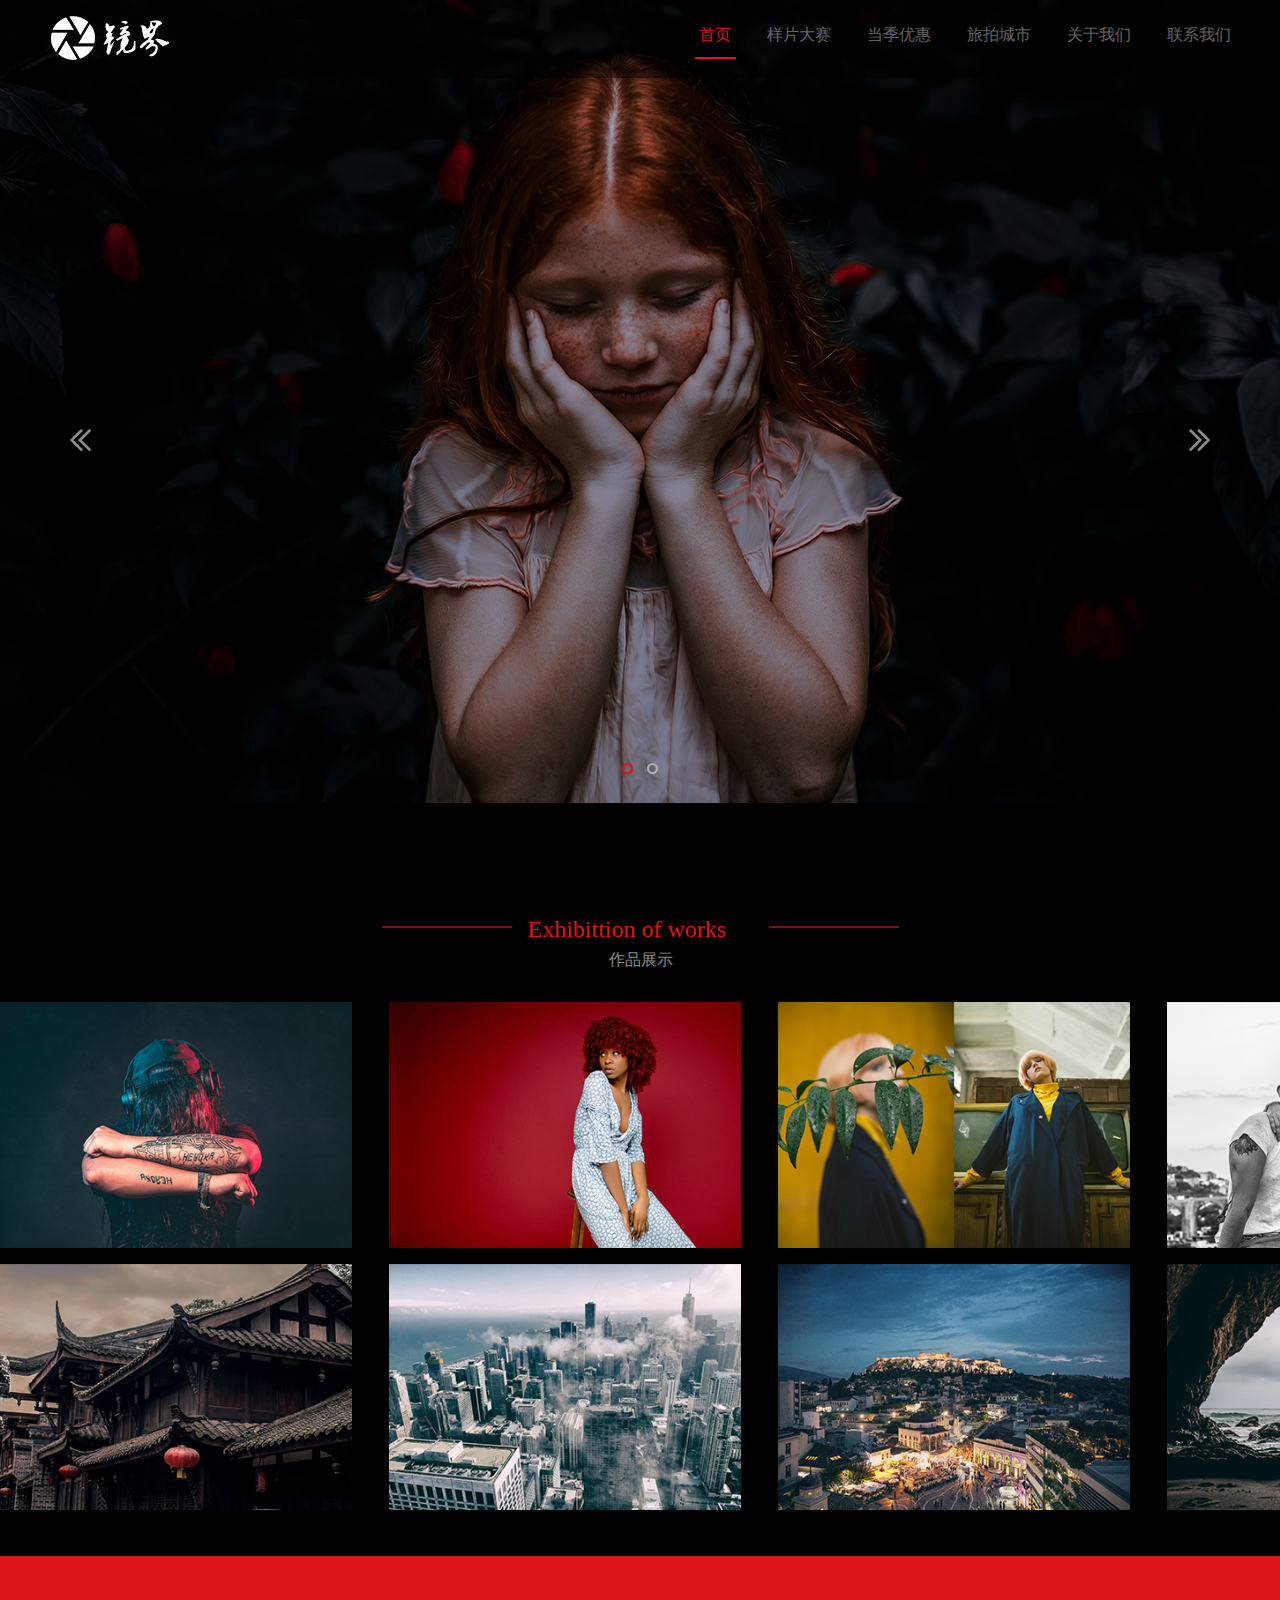
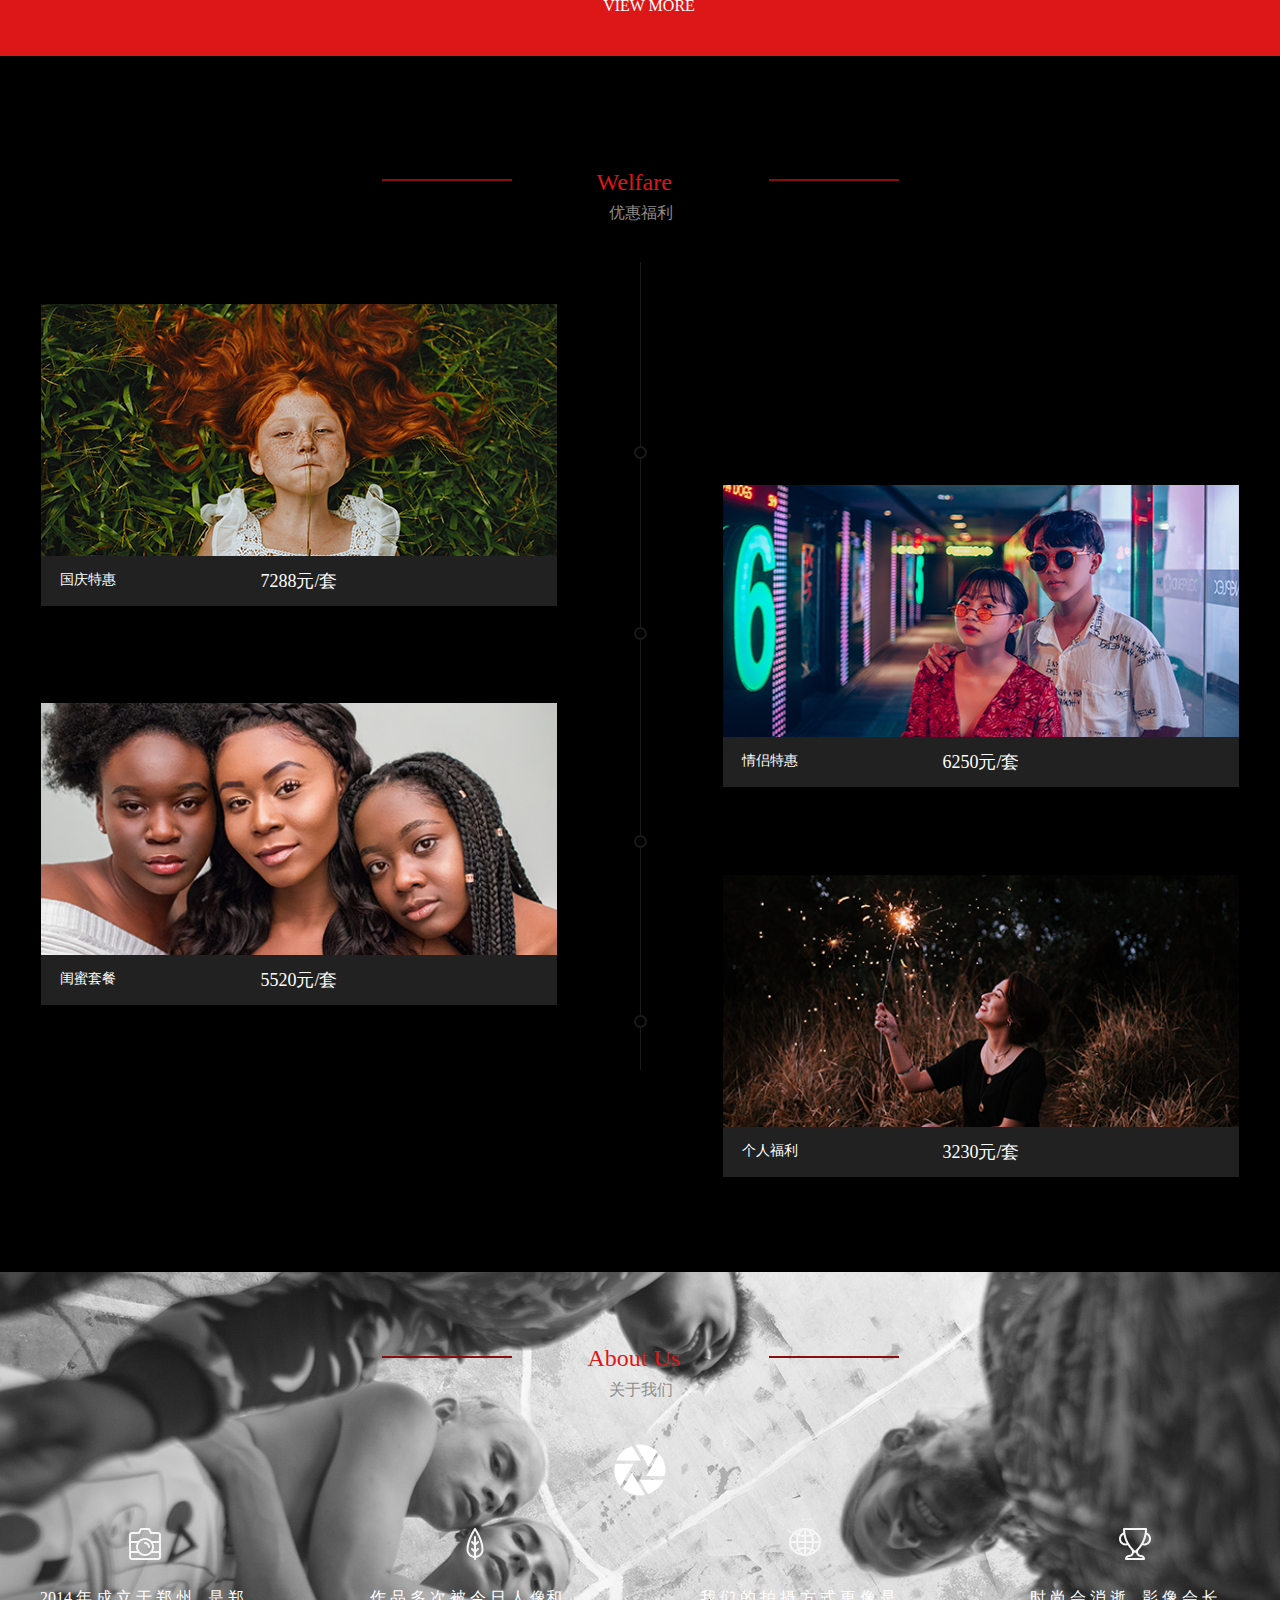
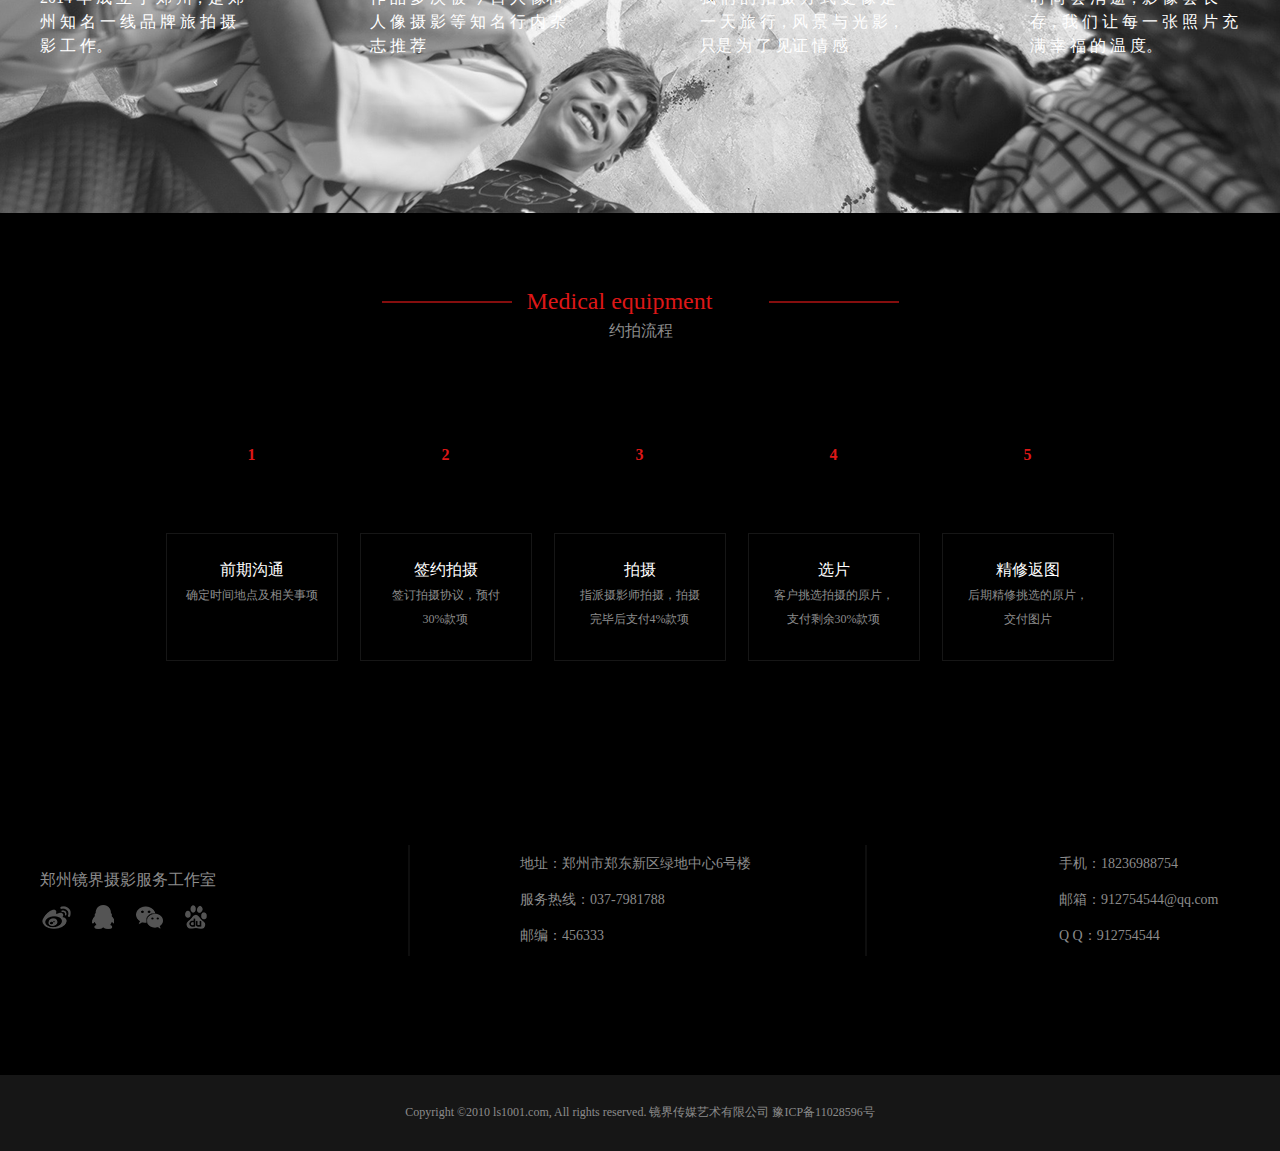
<file: index.html>
<!DOCTYPE html>
<html lang="en">
<head>
    <meta charset="UTF-8">
    <meta name="viewport" content="width=device-width, initial-scale=1.0">
    <meta http-equiv="X-UA-Compatible" content="ie=edge">
    <title>Document</title>
    <link rel="stylesheet" href="css/reset.css">
    <link rel="stylesheet" href="css/common.css">
</head>
<style>
    .banner{
        position: relative;
        width: 100%;
        height: 803px;
        background: url(img/banner.png) no-repeat center;
        background-size: cover;
    }
    .banner .jiantouleft{
        position: absolute;
        top: 429px;
        left: 5.5%;
        width: 21px;
        height: 22px;
        background: url(img/jiantouleft.png) no-repeat center;
    }
    .banner .jiantouright{
        position: absolute;
        top: 429px;
        right: 5.5%;
        width: 21px;
        height: 22px;
        background: url(img/jiantouright.png) no-repeat center;
    }
    .banner .button{
        position: absolute;
        bottom: 29px;
        left: 50%;
        transform: translate( -50%,0);
        width: 36px;
        height: 11px;
    }
    .banner .button .left{
        float: left;
        width: 7px;
        height: 7px;
        border: 2px solid #dc1818;
        border-radius: 50%;
    }
    .banner .button .right{
        float: right;
        width: 7px;
        height: 7px;
        border: 2px solid #b4b1b6;
        border-radius: 50%;
    }
    .banner .button .right:hover{
        border: 2px solid #dc1818;
    }
    .banner .button .right:hover+.left{
        border: 2px solid #b4b1b6;
    }
    .main{
        height: 3122px;
        background-color: #000000;
    }
    /* 作品展示标题 */
    .title{
        position: relative;
        width: 517px;
        height: 165px;
        margin: 0 auto;
        margin-bottom: 34px;
    }
    .title .line-left{
        position: absolute;
        top: 123px;
        left: 0;
        width: 130px;
        height: 2px;
        background-color: #850e0e;
    }
    .title .line-right{
        position: absolute;
        top: 123px;
        right: 0;
        width: 130px;
        height: 2px;
        background-color: #850e0e;
    }
    .title .eng{
        position: absolute;
        top: 114px;
        left: 146px;
        font-size: 24px;
        color: #dd1717;
    }
    .title .chs{
        position: absolute;
        bottom: 0;
        left: 227px;
        font-size: 16px;
        color: #8c8c8c;
    }
    /* 作品展示 */
    .main .show{
        margin: 0 auto;
        width: 1519px;
        height: 508px;
        margin-bottom: 46px;
    }
    .main .show .show-item{
        position: relative;
        float: left;
        width: 352px;
        height: 246px;
        margin-right: 37px;
        margin-bottom: 16px;
        background-size: cover;
    }
    .main .show .show-item.mr-r0{
        margin-right: 0;
    }
    .main .show .show-item.mr0{
        margin-bottom: 0;
    }
    .main .show .show-item:hover .box2{
        display: block;
    }
    .main .show .show-item:hover .box{
        display: block;
    }
    .main .show .show-item .box{
        display: none;
        position: absolute;
        top: 0;
        left: 0;
        width: 308px;
        height: 202px;
        border: 1px solid #dd1717;
        margin: 21px;
        z-index: 99;
    }
    .main .show .show-item .box2{
        display: none;
        position: absolute;
        top: 0;
        left: 0;
        width: 352px;
        height: 246px;
        background-color: #000000;
        z-index: 50;
        opacity: 0.63;
    }
    .main .show .show-item .box .eng{
        display: block;
        text-align: center;
        font-size: 14px;
        color: #dd1717;
        margin-top: 75px;
    }
    .main .show .show-item .box .time{
        display: block;
        text-align: center;
        font-size: 14px;
        color: #fffefe;
        margin-top: 25px;
    }
    /* 观看更多 */
    .viewmore{
        height: 100px;
        text-indent: 18px;
        text-align: center;
        line-height: 100px;
        background-color: #dd1717;
    }
    .viewmore a{
        color: #ffffff;
        display: block;
        width: 100%;
        height: 100%;
    }
    /* 优惠福利标题 */
    .title2{
        position: relative;
        width: 517px;
        height: 165px;
        margin: 0 auto;
    }
    .title2 .line-left{
        position: absolute;
        top: 123px;
        left: 0;
        width: 130px;
        height: 2px;
        background-color: #850e0e;
    }
    .title2 .line-right{
        position: absolute;
        top: 123px;
        right: 0;
        width: 130px;
        height: 2px;
        background-color: #850e0e;
    }
    .title2 .eng{
        position: absolute;
        top: 114px;
        left: 215px;
        font-size: 24px;
        color: #dd1717;
    }
    .title2 .chs{
        position: absolute;
        bottom: 0;
        left: 227px;
        font-size: 16px;
        color: #8c8c8c;
    }
    /* .优惠福利界面 */
    .fuli{
        position: relative;
        width: 1200px;
        height: 956px;
        margin: 0 auto;
    }
    .main .fuli a{
        position: absolute;
        width: 516px;
        height: 302px;
        border: 1px solid transparent;
        background-size: cover;
        background-clip: content-box;
    }
    .fuli .a1{
        left: 0;
        top: 82px;
        background: url(img/show11.png) no-repeat center;
    }
    .fuli .a2{
        left: 0;
        top: 481px;
        background: url(img/show12.png) no-repeat center;
    }
    .fuli .a3{
        right: 0;
        top: 263px;
        background: url(img/show13.png) no-repeat center;
    }
    .fuli .a4{
        right: 0;
        top: 653px;
        background: url(img/show14.png) no-repeat center;
    }
    .fuli a .text{
        position: absolute;
        bottom: 0;
        width: 100%;
        height: 50px;
        background-color: #212121;
        font-size: 18px;
        color: #ffffff;
        text-align: center;
        line-height: 50px;
    }
    .fuli a .price{
        position: absolute;
        left: 19px;
        bottom: 19px;
        color: #ffffff;
        font-size: 14px;
    }
    .fuli a:hover .button{
        border: 2px solid #dd1717;
    }
    .fuli a:hover .text{
        background-color: #dd1717;
    }
    .fuli a:hover{
        border: 1px solid #dd1717;
    }
    .fuli .line{
        position: absolute;
        left: 600px;
        top: 41px;
        width: 1px;
        height: 808px;
        background-color: #1a1a1a;
    }
    .fuli a .button1{
        position: absolute;
        left: 593px;
        top: 142px;
        width: 9px;
        height: 9px;
        border: 2px solid #1a1a1a;
        background-color: #000000;
        border-radius: 50%;
        z-index: 99;
    }
    .fuli a .button2{
        position: absolute;
        left: 593px;
        top: 132px;
        width: 9px;
        height: 9px;
        border: 2px solid #1a1a1a;
        background-color: #000000;
        border-radius: 50%;
        z-index: 99;
    }
    .fuli a .button3{
        position: absolute;
        right: 592px;
        top: 142px;
        width: 9px;
        height: 9px;
        border: 2px solid #1a1a1a;
        background-color: #000000;
        border-radius: 50%;
        z-index: 99;
    }
    .fuli a .button4{
        position: absolute;
        right: 592px;
        top: 140px;
        width: 9px;
        height: 9px;
        border: 2px solid #1a1a1a;
        background-color: #000000;
        border-radius: 50%;
        z-index: 99;
    }
    /* 关于我们 */
    .main .aboutus{
        position: relative;
        height: 541px;
        background: url(img/aboutus.png) no-repeat center;
        margin-top: 95px;

    }
    .main .aboutus .aboutus2{
        display: none;
        position: absolute;
        left: 0;
        top: 0;
        width: 100%;
        height: 541px;
        background-color: rgba(0, 0, 0, 0.8);
    }
    .main .aboutus:hover .aboutus2{
        display: block;
    }
    /* 关于我们标题 */
    .title3{
        position: relative;
        width: 517px;
        height: 126px;
        margin: 0 auto;
    }
    .title3 .line-left{
        position: absolute;
        top: 84px;
        left: 0;
        width: 130px;
        height: 2px;
        background-color: #850e0e;
    }
    .title3 .line-right{
        position: absolute;
        top: 84px;
        right: 0;
        width: 130px;
        height: 2px;
        background-color: #850e0e;
    }
    .title3 .eng{
        position: absolute;
        top: 74px;
        left: 206px;
        font-size: 24px;
        color: #dd1717;
    }
    .title3 .chs{
        position: absolute;
        bottom: 0;
        left: 227px;
        font-size: 16px;
        color: #8c8c8c;
    }
    .logo1{
        position: relative;
        width: 100%;
        height: 98px;   
    }
    .logo1 span{
        position: absolute;
        left: 50%;
        bottom: 0;
        transform: translate(-50%,0);
        width: 52px;
        height: 52px;
        background: url(img/logo1.png) no-repeat center;
    }
    /* 四个logo */
    .aboutus .box{
        position: relative;
        height: 125px;
        width: 1200px;
        margin: 0 auto;
        margin-top: 32px;
    }
    .aboutus .box-icon{
        float: left;
        position: relative;
        height: 125px;
        width: 210px;
        margin-right: 120px;
    }
    .aboutus .box-icon.mr0{
        margin-right: 0;
    }
    .aboutus .box .logo{
        position: absolute;
        top: 0;
        left: 50%;
        transform: translate(-50%,0);
        width: 32px;
        height: 32px;
    }
    .aboutus .box .logo2{
        background: url(img/logo2.png) no-repeat top center;
    }
    .aboutus .box .logo3{
        background: url(img/logo3.png) no-repeat top center;
    }
    .aboutus .box .logo4{
        background: url(img/logo4.png) no-repeat top center;
    }
    .aboutus .box .logo5{
        background: url(img/logo5.png) no-repeat top center;
    }
    .aboutus .box .text{
        position: absolute;
        left: 0;
        top: 58px;
        font-size: 16px;
        line-height: 24px;
        color: #ffffff;
    }
    /* 约拍流程 */
    .yp{
        width: 1200px;
        height: 448px;
        margin-bottom: 64px;
        margin: 0 auto;
    }
    /* 约拍流程标题 */
    .title4{
        position: relative;
        width: 517px;
        height: 126px;
        margin: 0 auto;
    }
    .title4 .line-left{
        position: absolute;
        top: 88px;
        left: 0;
        width: 130px;
        height: 2px;
        background-color: #850e0e;
    }
    .title4 .line-right{
        position: absolute;
        top: 88px;
        right: 0;
        width: 130px;
        height: 2px;
        background-color: #850e0e;
    }
    .title4 .eng{
        position: absolute;
        top: 76px;
        left: 145px;
        font-size: 24px;
        color: #dd1717;
    }
    .title4 .chs{
        position: absolute;
        bottom: 0;
        left: 227px;
        font-size: 16px;
        color: #8c8c8c;
    }
    /* 约拍流程内容 */
    .yp .box{
        width: 949px;
        height: 128px;
        margin: 0 auto;
        margin-top: 194px;
    }
    .yp .box .box-item{
        position: relative;
        float: left;
        width: 170px;
        height: 126px;
        border: 1px solid #161616;
        margin-right: 22px;
    }
    .yp .box .box-item.mr0{
        margin-right: 0;
    }
    .yp .box-item .arrow1{
        display: none;
        position: absolute;
        top: -23px;
        left: 50%;
        width: 0;
        height: 0;
        margin-left: -8px;
        border: 8px solid ;
        border-color: transparent transparent #dd1717 transparent ;
        border-bottom-width: 14px;
    }
    .yp .box-item .arrow{
        display: none;
        position: absolute;
        top: -22px;
        left: 50%;
        width: 0;3
        height: 0;
        margin-left: -8px;
        border: 8px solid ;
        border-color: transparent transparent #000000 transparent ;
        border-bottom-width: 14px;
        z-index: 99;
    }
    .yp .box-item .p1{
        font-size: 16px;
        color:#ffffff;
        text-align: center;
        margin-top: 28px;
    }
    .yp .box-item .p2{
        font-size: 12px;
        color:#8c8c8c;
        text-align: center;
        margin-top: 11px;
    }
    .yp .box-item .p3{
        font-size: 12px;
        color:#8c8c8c;
        text-align: center;
        margin-top: 12px;
    }
    .yp .box-item .p4{
        position: absolute;
        top: -87px;
        left: 50%;
        transform: translate(-50%,0);
        font-size: 16px;
        color:#dd1717;
        font-weight: bolder;
        z-index: 99;
    }
    .yp .box-item .bottom{
        display: none;
        position: absolute;
        left: 0;
        bottom: 0;
        width: 170px;
        height: 18px;
        background-color: #dd1717;
    }
    .yp .box-item .round1{
        display: none;
        position: absolute;
        width: 13px;
        height: 12px;
        top: -39px;
        left: 50%;
        transform: translate(-50%,0);
        background: url(img/round1.png) no-repeat center;
    }
    .yp .box-item .round2{
        display: none;
        position: absolute;
        width: 55px;
        height: 59px;
        top: -102px;
        left: 50%;
        transform: translate(-50%,0);
        background: url(img/round2.png) no-repeat center;
    }
    .yp .box-item:hover p{
        color: #ffffff;
    }
    .yp .box-item:hover{
        background-color: #191919;
        border: 1px solid #dd1717;
    }
    .yp .box-item:hover .arrow{
        display: block;
    }
    .yp .box-item:hover .arrow1{
        display: block;
    }
    .yp .box-item:hover .bottom{
        display: block;
    }
    .yp .box-item:hover .round1{
        display: block;
    }
    .yp .box-item:hover .round2{
        display: block;
    }
</style>
<body>
    <div class="banner">
    <div class="top">
            <span class="logo"></span>
            <span class="text"></span>
            <ul class="nav">
                <li class="nav-item ">
                    <span class="one active"></span>
                    <a href="" class="active">首页</a>
                </li>
                <li class="nav-item">
                    <span></span>
                    <a href="pages/show/index.html">样片大赛</a>
                </li>
                <li class="nav-item">
                    <span></span>
                    <a href="pages/favourable/index.html">当季优惠</a>
                </li>
                <li class="nav-item">
                    <span></span>
                    <a href="pages/city/index.html">旅拍城市</a>
                </li>
                <li class="nav-item">
                    <span></span>
                    <a href="pages/aboutus/index.html">关于我们</a>
                </li>
                <li class="nav-item mr0">
                    <span ></span>
                    <a href="pages/contactus/index.html" >联系我们</a>
                </li>
            </ul>
            <a href="" class="jiantouleft"></a>
            <a href="" class="jiantouright"></a>
            <ul class="button">
                <li class="button-item right"></li>
                <li class="button-item left"></li>
            </ul>
    </div>
    </div>
    <div class="main">
        <!-- 作品展示标题 -->
        <div class="title">
            <div class="line-left"></div>
            <div class="line-right"></div>
            <div class="eng">Exhibittion of works</div>
            <div class="chs">作品展示</div>
        </div>
        <!-- 作品展示部分 -->
        <ul class="show">
            <li class="show-item" style="background: url(img/show1.png) no-repeat center; background-size: cover;" >
                <div class="box">
                    <span class="eng">Xiao Ru & Grady</span>
                    <span class="time">2018.6.25</span>
                </div>
                <div class="box2"></div>
            </li>
            <li class="show-item"style="background: url(img/show2.png) no-repeat center;background-size: cover;">
                <div class="box">
                        <span class="eng">Xiao Ru & Grady</span>
                        <span class="time">2018.6.25</span>
                    </div>
                    <div class="box2"></div>
            </li>
            <li class="show-item"style="background: url(img/show3.png) no-repeat center;background-size: cover;">
                <div class="box">
                        <span class="eng">Xiao Ru & Grady</span>
                        <span class="time">2018.6.25</span>
                    </div>
                    <div class="box2"></div>
            </li>
            <li class="show-item mr-r0 " style="background: url(img/show4.png) no-repeat center;background-size: cover;">
                <div class="box">
                        <span class="eng">Xiao Ru & Grady</span>
                        <span class="time">2018.6.25</span>
                    </div>
                    <div class="box2"></div>
            </li>
            <li class="show-item mr0" style="background: url(img/show5.png) no-repeat center;background-size: cover;">
                <div class="box">
                        <span class="eng">Xiao Ru & Grady</span>
                        <span class="time">2018.6.25</span>
                    </div>
                    <div class="box2"></div>
            </li>
            <li class="show-item mr0" style="background: url(img/show6.png) no-repeat center;background-size: cover;">
                <div class="box">
                        <span class="eng">Xiao Ru & Grady</span>
                        <span class="time">2018.6.25</span>
                    </div>
                    <div class="box2"></div>
            </li>
            <li class="show-item mr0" style="background: url(img/show7.png) no-repeat center;background-size: cover;">
                <div class="box">
                        <span class="eng">Xiao Ru & Grady</span>
                        <span class="time">2018.6.25</span>
                    </div>
                    <div class="box2"></div>
            </li>
            <li class="show-item mr-r0 mr0" style="background: url(img/show8.png) no-repeat center;background-size: cover;">
                <div class="box">
                        <span class="eng">Xiao Ru & Grady</span>
                        <span class="time">2018.6.25</span>
                    </div>
                    <div class="box2"></div>
            </li>
        </ul>
        <!-- 观看更多 -->
        <div class="viewmore">
            <a href="">VIEW  MORE</a>
        </div>
        <!-- 优惠福利标题 -->
        <div class="title2">
                <div class="line-left"></div>
                <div class="line-right"></div>
                <div class="eng">Welfare</div>
                <div class="chs">优惠福利</div>
        </div>
        <!-- 优惠福利界面 -->
        <div class="fuli">
                <!-- 图1 -->
                <a href="" class="a1" >
                    <span class="text">7288元/套</span>
                    <span class="price">国庆特惠</span>
                    <span class="button button1 "></span>
                </a>
                <!-- 图2 -->
                <a href="" class="a2" >
                    <span class="text">5520元/套</span>
                    <span class="price">闺蜜套餐</span>
                    <span class="button button2"></span>
                </a>
                <!-- 图3 -->
                <a href="" class="a3" >
                    <span class="text">6250元/套</span>
                    <span class="price">情侣特惠</span>
                    <span class="button button3"></span>
                </a>
                <!-- 图4 -->
                <a href="" class="a4">
                    <span class="text">3230元/套</span>
                    <span class="price">个人福利</span>
                    <span class="button button4"></span>
                </a>
                <span class="line"></span>
        </div>
               <!-- 关于我们 -->
        <div class="aboutus">
            <div class="aboutus2"></div>
                <!-- 关于我们标题 -->
                <div class="title3">
                        <div class="line-left"></div>
                        <div class="line-right"></div>
                        <div class="eng">About Us</div>
                        <div class="chs">关于我们</div>
                </div>
                <!-- logo1 -->
                <div class="logo1">
                    <span></span>
                </div>
                <!-- 四个logo -->
                <div class="box">
                    <div class="box-icon">
                        <span class="logo logo2"></span>
                        <span class="text">2014 年 成 立 于 郑 州，是 郑 州 知 名 一 线 品 牌 旅 拍 摄 影 工 作。</span>
                    </div>
                    <div class="box-icon">
                        <span class="logo logo3"></span>
                        <span class="text">作 品 多 次 被 今 日 人 像和 人 像 摄 影  等 知 名 行 内 杂 志 推 荐</span>
                    </div>
                    <div class="box-icon">
                        <span class="logo logo4"></span>
                        <span class="text">我 们 的 拍 摄 方 式 更 像 是 一 天 旅 行，风 景 与 光 影，只是 为 了 见证 情 感</span>
                    </div>
                    <div class="box-icon mr0">
                        <span class="logo logo5"></span>
                        <span class="text">时 尚 会 消 逝，影 像 会 长 存，我 们 让 每 一 张 照 片 充 满 幸 福 的 温 度。</span>
                    </div>
                </div>
        </div>
        <!-- 约拍流程 -->
        <div class="yp">
            <!-- 标题 -->
            <div class="title4">
                <div class="line-left"></div>
                <div class="line-right"></div>
                <div class="eng">Medical  equipment</div>
                <div class="chs">约拍流程</div>
             </div>
             <!-- 约拍流程内容 -->
             <div class="box">
                 <div class="box-item">
                     <div class="arrow"></div>
                     <div class="arrow1"></div>
                     <p class="p1">前期沟通</p>
                     <p class="p2">确定时间地点及相关事项</p>
                     <p class="p4">1</p>
                     <div class="bottom"></div>
                     <div class="round1"></div>
                     <div class="round2"></div>
                 </div>
                 <div class="box-item">
                        <div class="arrow"></div>
                        <div class="arrow1"></div>
                        <p class="p1">签约拍摄</p>
                        <p class="p2">签订拍摄协议，预付</p>
                        <p class="p3">30%款项</p>
                        <p class="p4">2</p>
                        <div class="bottom"></div>
                        <div class="round1"></div>
                        <div class="round2"></div>
                </div>
                <div class="box-item">
                        <div class="arrow"></div>
                        <div class="arrow1"></div>
                        <p class="p1">拍摄</p>
                        <p class="p2">指派摄影师拍摄，拍摄</p>
                        <p class="p3">完毕后支付4%款项</p>
                        <p class="p4">3</p>
                        <div class="bottom"></div>
                        <div class="round1"></div>
                        <div class="round2"></div>
                </div>
                <div class="box-item">
                        <div class="arrow"></div>
                        <div class="arrow1"></div>
                        <p class="p1">选片</p>
                        <p class="p2">客户挑选拍摄的原片，</p>
                        <p class="p3">支付剩余30%款项</p>
                        <p class="p4">4</p>
                        <div class="bottom"></div>
                        <div class="round1"></div>
                        <div class="round2"></div>
                </div>
                <div class="box-item mr0">
                        <div class="arrow"></div>
                        <div class="arrow1"></div>
                        <p class="p1">精修返图</p>
                        <p class="p2">后期精修挑选的原片，</p>
                        <p class="p3">交付图片</p>
                        <p class="p4">5</p>
                        <div class="bottom"></div>
                        <div class="round1"></div>
                        <div class="round2"></div>
                </div>
                    
             </div>
        </div>
    </div>
    <!-- 底部 -->
    <div class="bottom">
            <div class="bottom-c">
                <span class="line1"></span>
                <span class="line2"></span>
                <div class="work">
                    <p>郑州镜界摄影服务工作室</p>
                    <a href="" class="wb"></a>
                    <a href="" class="qq"></a>
                    <a href="" class="wx"></a>
                    <a href="" class="bd"></a>
                </div>
                <div class="text">
                    <p>地址：郑州市郑东新区绿地中心6号楼</p>
                    <p>服务热线：037-7981788</p>
                    <p>邮编：456333</p>
                </div>
                <div class="text tel">
                    <p>手机：18236988754</p>
                    <p>邮箱：912754544@qq.com</p>
                    <p>Q Q：912754544</p>
                </div>
            </div>
    </div>
    <div class="footer">
            <div class="footer-c">
                <p>Copyright ©2010 ls1001.com, All rights reserved. 镜界传媒艺术有限公司 豫ICP备11028596号</p>
            </div>
    </div>
</body>
</html>
</file>
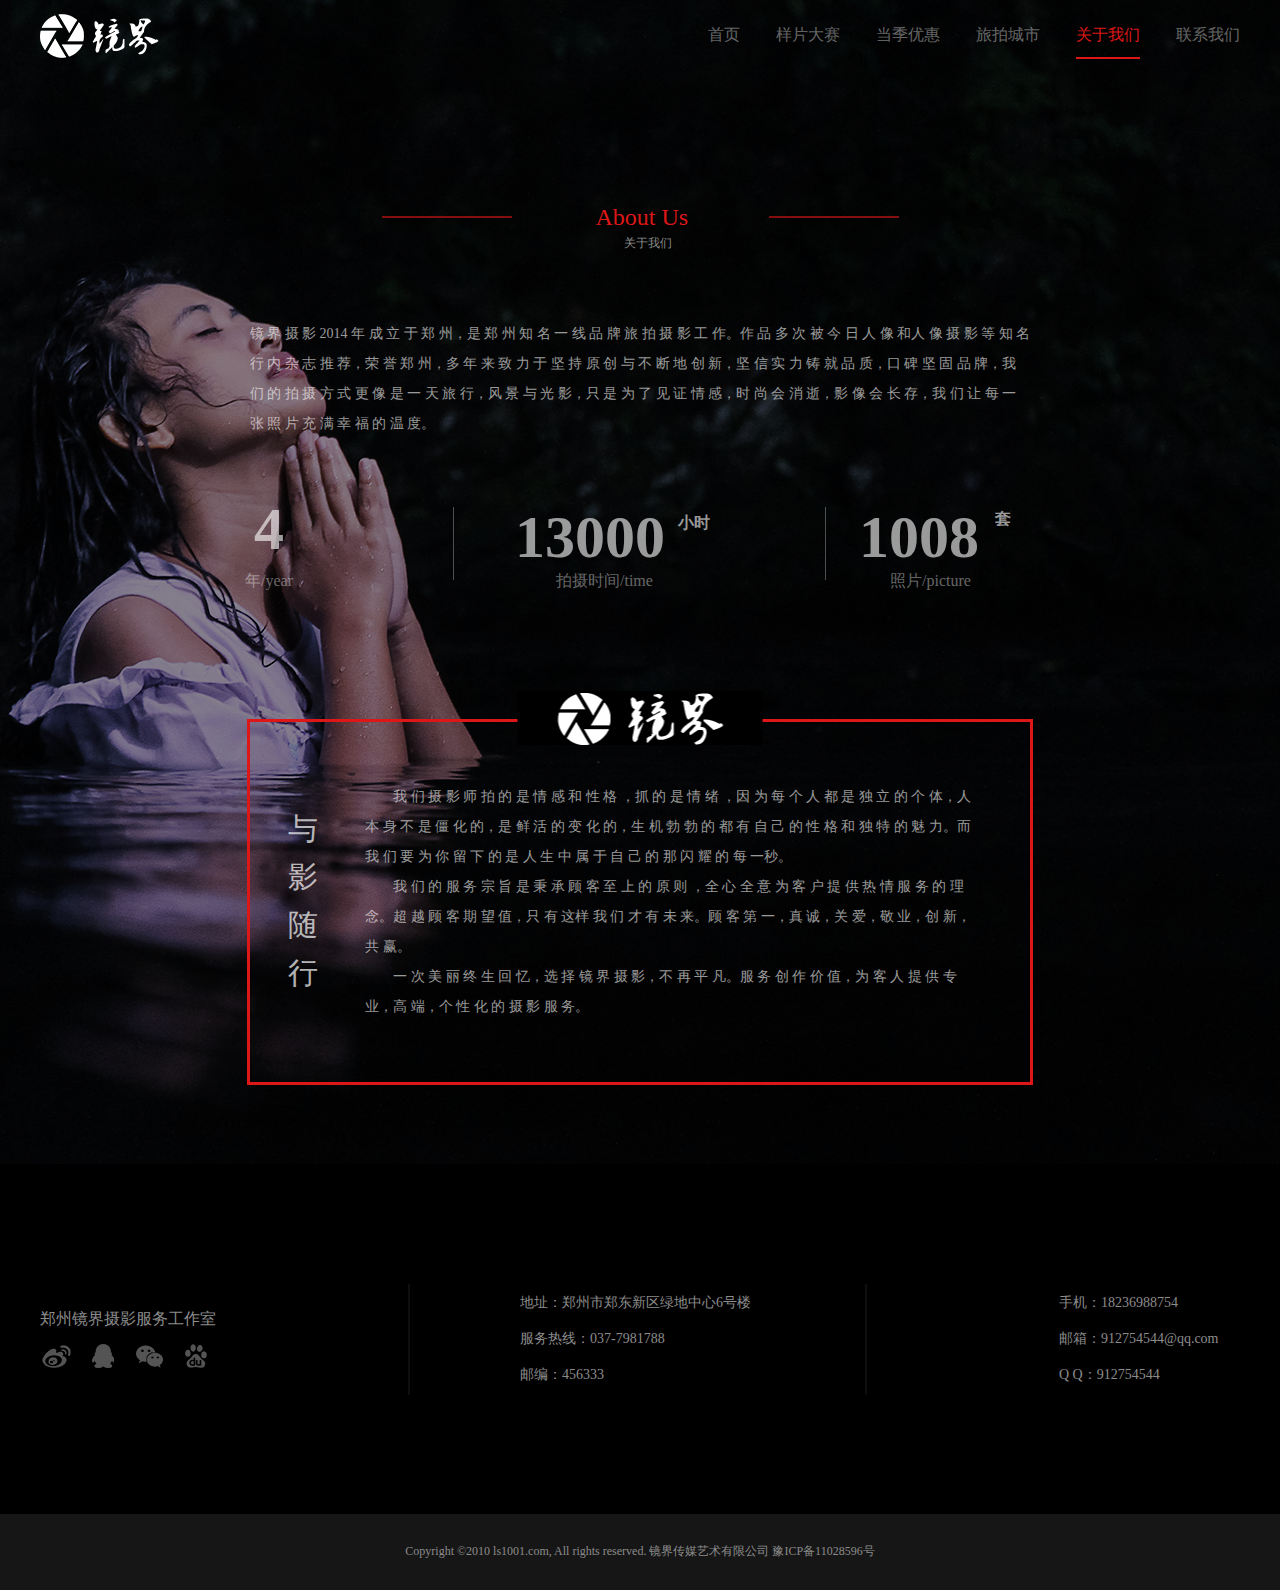
<file: pages/aboutus/index.html>
<!DOCTYPE html>
<html lang="en">
<head>
    <meta charset="UTF-8">
    <meta name="viewport" content="width=device-width, initial-scale=1.0">
    <meta http-equiv="X-UA-Compatible" content="ie=edge">
    <title>Document</title>
    <link rel="stylesheet" href="css/common.css">
    <link rel="stylesheet" href="css/reset.css">
</head>
<style>
    .main{
        position: relative;
        width: 100%;
        height: 1164px;
        background: url(img/banner.png) no-repeat center;
        background-size: cover;
        background-color: #000000;
    }
    .main .heimeng{
        display: none;
        position: absolute;
        left: 0;
        top: 0;
        width: 100%;
        height: 1164px;
        background-color:  rgba(0, 0, 0, 0.45);;
    }
    .main:hover .heimeng{
        display: block;
    }
    .main-c{
        width: 1200px;
        margin: 0 auto;
    }
    /* aboutus标题 */
    .title{
        position: relative;
        width: 517px;
        height: 174px;
        margin: 0 auto;
    }
    .title .line-left{
        position: absolute;
        top: 141px;
        left: 0;
        width: 130px;
        height: 2px;
        background-color: #850e0e;
    }
    .title .line-right{
        position: absolute;
        top: 141px;
        right: 0;
        width: 130px;
        height: 2px;
        background-color: #850e0e;
    }
    .title .eng{
        position: absolute;
        top: 130px;
        left: 214px;
        font-size: 24px;
        color: #dd1717;
    }
    .title .chs{
        position: absolute;
        bottom: 0;
        left: 242px;
        font-size: 12px;
        color: #8c8c8c;
    }
    .aboutus-text{
        width: 781px;
        height: 180px;
        margin: 0 auto;
    }
    .aboutus-text p{
        position: relative;
        z-index: 10;
        font-size: 14px;
        color: rgba(255, 255, 255, 0.6);
        margin-top: 70px;
        line-height: 30px;
    }
    /* 历史部分 */
    .history{
        position: relative;
        width: 790px;
        height: 90px;
        margin: 0 auto;
    }
    .history .year1{
        position: absolute;
        top: 0;
        left: 9px;
        font-size: 60px;
        font-weight: bolder;
        color: rgba(255, 255, 255, 0.6);
    }
    .history .time1{
        position: absolute;
        left: 270px;
        top: 8px;
        font-size: 60px;
        font-weight: bolder;
        color: rgba(255, 255, 255, 0.6);
    }
    .history .time1 span{
        position: absolute;
        right:-45px;
        top: 8px;
        font-size: 16px;
        font-weight: bolder;
        color: rgba(255, 255, 255, 0.6);
    }
    .history .picture1{
        position: absolute;
        left: 614px;
        top: 8px;
        font-size: 60px;
        font-weight: bolder;
        color: rgba(255, 255, 255, 0.6);
    }
    .history .picture1 span{
        position: absolute;
        right:-32px;
        top: 4px;
        font-size: 16px;
        font-weight: bolder;
        color: rgba(255, 255, 255, 0.6);
    }
    .history .year2{
        position: absolute;
        bottom: 0;
        left: 0;
        color: rgba(255, 254, 254, 0.4);
    }
    .history .time2{
        position: absolute;
        bottom: 0;
        left: 311px;
        color: rgba(255, 254, 254, 0.4);
    }
    .history .picture2{
        position: absolute;
        bottom: 0;
        left: 645px;
        color: rgba(255, 254, 254, 0.4);
    }
    .history .line1{
        position: absolute;
        top: 8px;
        left: 208px;
        width: 1px;
        height: 73px;
        background-color: #4e4f4f;
    }
    .history .line2{
        position: absolute;
        top: 8px;
        left: 580px;
        width: 1px;
        height: 73px;
        background-color: #4e4f4f;
    }
    .introduce{
        position: relative;
        width: 780px;
        height: 360px;
        border: 3px solid #dd1717;
        margin: 0 auto;
        margin-top: 130px;
    }
    .introduce .logo{
        position: absolute;
        top: -31px;
        left: 50%;
        transform: translate(-50%,0);
        width: 245px;
        height: 54px;
        background-color: #000000;
    }
    .introduce .logo .logo1{
        position: absolute;
        left: 40px;
        bottom: 0;
        width: 53px;
        height: 52px;
        background: url(img/logo1.png) no-repeat center;
    }
    .introduce .logo .logo2{
        position: absolute;
        left: 111px;
        bottom: 0;
        width: 95px;
        height: 52px;
        background: url(img/logo2.png) no-repeat center;
    }
    .introduce .text1{
        float: left;
        width: 30px;
        height: 194px;
        font-size: 30px;
        font-family: "叶根友毛笔行书2.0版";line-height: 48px;
        margin: 83px 47px 83px 38px ;
        color: rgba(255, 255, 255, 0.7);
    }
    .introduce .text2{
        float: left;
        width: 612px;
        margin-top: 60px;
    }
    .introduce .text2 p{
        font-size: 14px;
        line-height: 30px;
        text-indent: 2em;
        color: rgba(255, 255, 255, 0.6);
    }
</style>
<body>
    <div class="main">
        <div class="heimeng"></div>
        <div class="main-c">
            <!-- 顶部 -->
            <div class="top">
                <div class="top-c">
                    <span class="logo"></span>
                    <span class="text"></span>
                    <ul class="nav">
                        <li class="nav-item ">
                            <span class="one"></span>
                            <a href="../../index.html">首页</a>
                        </li>
                        <li class="nav-item">
                            <span></span>
                            <a href="../show/index.html">样片大赛</a>
                        </li>
                        <li class="nav-item">
                            <span></span>
                            <a href="../favourable/index.html">当季优惠</a>
                        </li>
                        <li class="nav-item">
                            <span></span>
                            <a href="../city/index.html">旅拍城市</a>
                        </li>
                        <li class="nav-item ">
                            <span class="active" ></span>
                            <a href="../aboutus/index.html" class="active" >关于我们</a>
                        </li>
                        <li class="nav-item mr0">
                            <span ></span>
                            <a href="../contactus/index.html" >联系我们</a>
                        </li>
                    </ul>
                </div>
            </div>
            <!-- connactus -->
            <div class="title">
                    <div class="line-left"></div>
                    <div class="line-right"></div>
                    <div class="eng">About Us</div>
                    <div class="chs">关于我们</div>
            </div>
            <!-- 关于我们具体文字 -->
            <div class="aboutus-text">
                <p>镜 界 摄 影 2014 年 成 立 于 郑 州，是 郑 州 知 名 一 线 品 牌 旅 拍 摄 影 工 作。作 品 多 次 被 今 日 人 像 和人 像 摄 影  等 知 名 行 内 杂 志 推 荐，荣 誉 郑 州，多 年 来 致 力 于 坚 持 原 创 与 不 断 地 创 新，坚 信 实 力 铸 就 品 质，口 碑 坚 固 品 牌，我 们 的 拍 摄 方 式 更 像 是 一 天 旅 行，风 景 与 光 影，只 是 为 了 见 证 情 感，时 尚 会 消 逝，影 像 会 长 存，我 们 让 每 一 张 照 片 充 满 幸 福 的 温 度。</p>
            </div>
            <!-- 历史 -->
            <div class="history">
                <span class="year1">4</span>
                <span class="time1">
                    13000
                    <span>小时</span>
                </span>
                <span class="picture1">
                        1008
                        <span>套</span>
                </span>
                <span class="year2">年/year</span>
                <span class="time2">拍摄时间/time</span>
                <span class="picture2">照片/picture</span>
                <span class="line1"></span>
                <span class="line2"></span>
            </div>
            <!-- 介绍 -->
            <div class="introduce">
                <div class="logo">
                    <div class="logo1"></div>
                    <div class="logo2"></div>
                </div>
                <div class="text1">与影随行</div>
                <div class="text2">
                    <p>我 们 摄 影 师 拍 的 是 情 感 和 性 格 ，抓 的 是 情 绪 ，因 为 每 个 人 都 是 独 立 的 个 体，人 本 身 不 是 僵 化 的，是 鲜 活 的 变 化 的，生 机 勃 勃 的 都 有 自 己 的 性 格 和 独 特 的 魅 力。而 我 们 要 为 你 留 下 的 是 人 生 中 属 于 自 己 的 那 闪 耀 的 每 一秒。 </p>
                    <p>我 们 的 服 务 宗 旨 是 秉 承 顾 客 至 上 的 原 则 ，全 心 全 意 为 客 户 提 供 热 情 服 务 的 理 念。超 越 顾 客 期 望 值，只 有 这样 我 们 才 有 未 来。顾 客 第 一，真 诚，关 爱，敬 业，创 新，共 赢。</p>
                    <p>一 次 美 丽 终 生 回 忆，选 择 镜 界 摄 影，不 再 平 凡。服 务 创 作 价 值，为 客 人 提 供 专 业，高 端，个 性 化 的 摄 影 服 务。   </p>
                </div>
            </div>
        </div>
    </div>  
    <!-- 底部样式 -->
    <div class="bottom">
            <div class="bottom-c">
                <span class="line1"></span>
                <span class="line2"></span>
                <div class="work">
                    <p>郑州镜界摄影服务工作室</p>
                    <a href="" class="wb"></a>
                    <a href="" class="qq"></a>
                    <a href="" class="wx"></a>
                    <a href="" class="bd"></a>
                </div>
                <div class="text">
                    <p>地址：郑州市郑东新区绿地中心6号楼</p>
                    <p>服务热线：037-7981788</p>
                    <p>邮编：456333</p>
                </div>
                <div class="text tel">
                    <p>手机：18236988754</p>
                    <p>邮箱：912754544@qq.com</p>
                    <p>Q Q：912754544</p>
                </div>
            </div>
        </div>
        <div class="footer">
            <div class="footer-c">
                <p>Copyright ©2010 ls1001.com, All rights reserved. 镜界传媒艺术有限公司 豫ICP备11028596号</p>
            </div>
        </div>
</body>
</html>
</file>
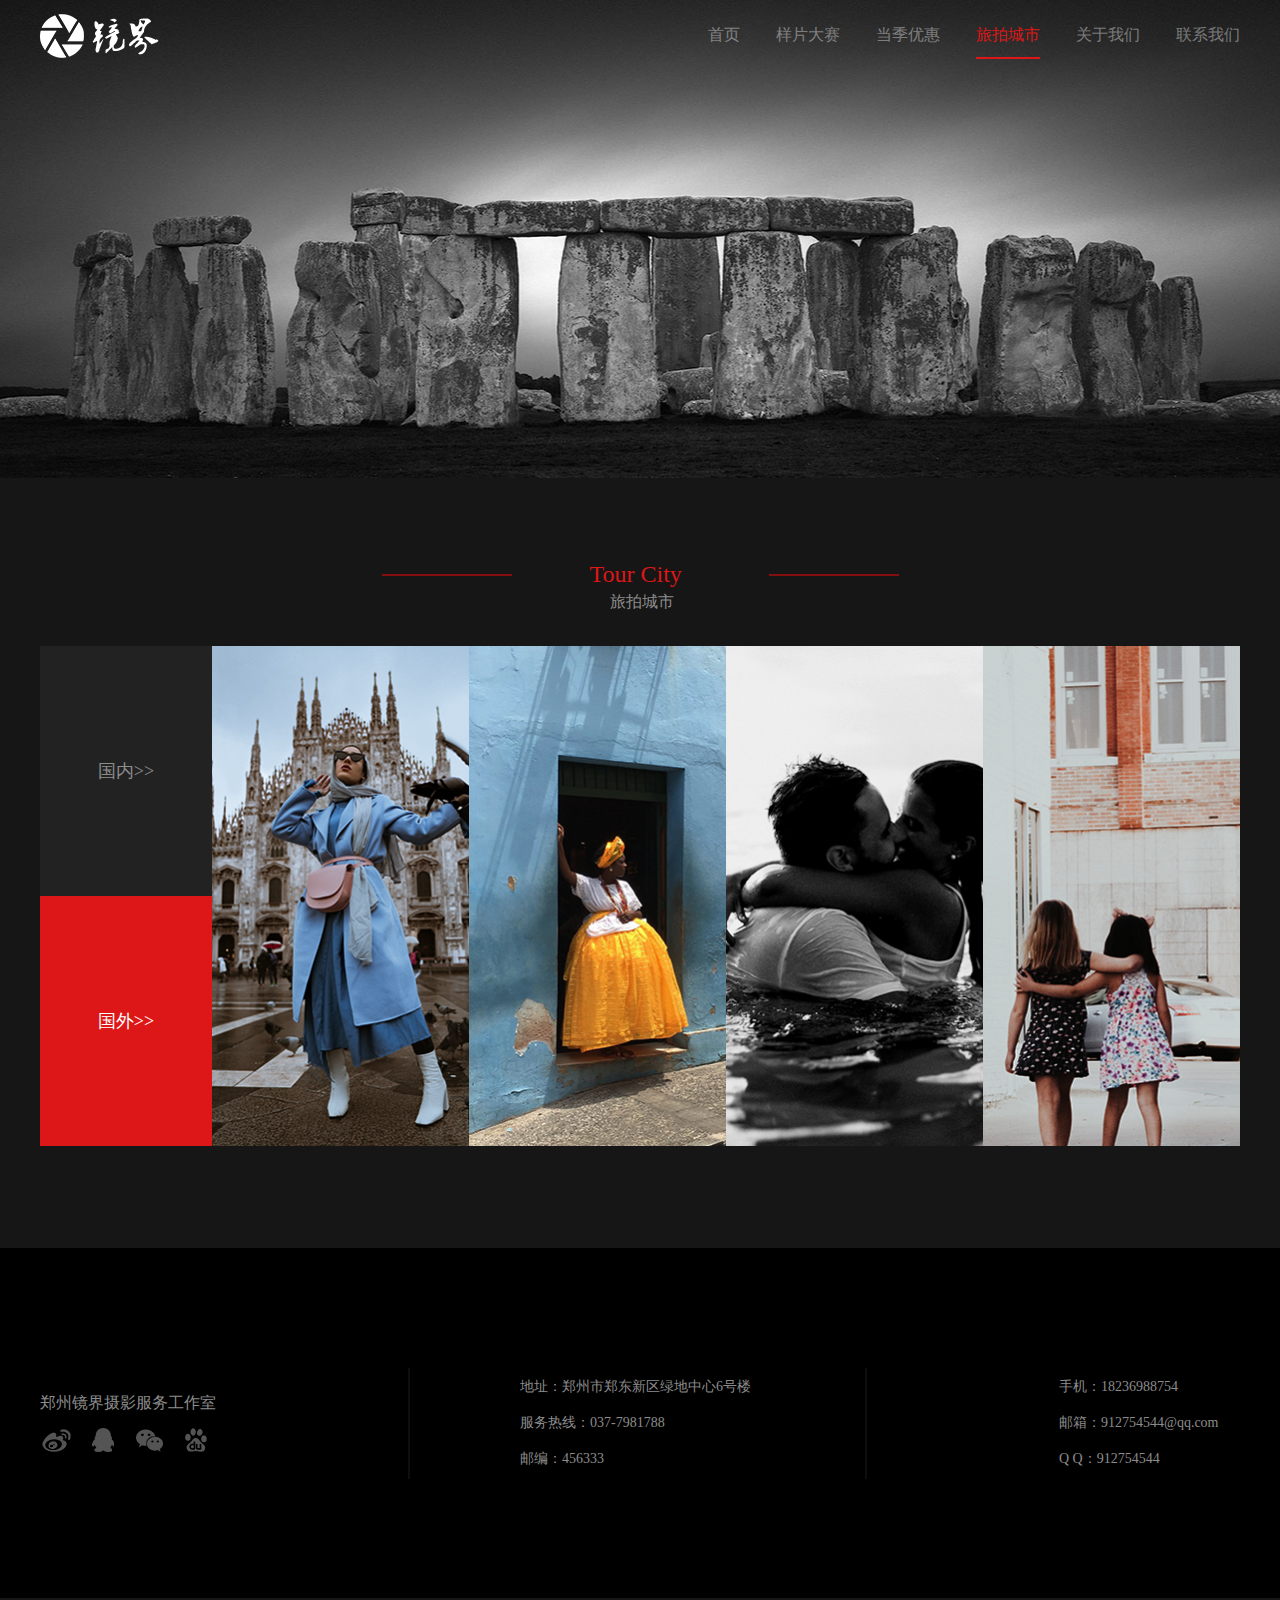
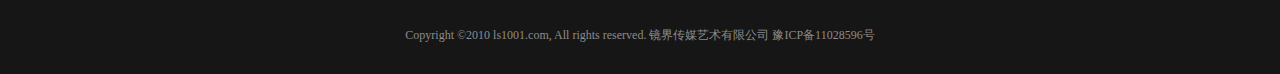
<file: pages/city/index.html>
<!DOCTYPE html>
<html lang="en">
<head>
    <meta charset="UTF-8">
    <meta name="viewport" content="width=device-width, initial-scale=1.0">
    <meta http-equiv="X-UA-Compatible" content="ie=edge">
    <link rel="stylesheet" href="css/common.css">
    <link rel="stylesheet" href="css/reset.css">
    <title>Document</title>
    <style>
        .tip{
            position: relative;
            width: 100%;
            height: 478px;
            background: url(img/banner.png) no-repeat center;
            background-size: cover;
        }
        .tip .heimeng{
            position: absolute;
            width: 100%;
            height: 478px;
            background: url(img/heimeng.png) no-repeat center;
            background-size: cover;
        }
        .tip:hover .heimeng{
            display: none;
        }
        .main{
            width: 100%;
            height: 770px;
            background-color: #161616;
        }
        .main-c{
            width: 1200px;
            height: 100%;
            margin: 0 auto;
        }
        .title{
        position: relative;
        width: 517px;
        height: 132px;
        margin: 0 auto;
         }
        .title .line-left{
        position: absolute;
        top: 96px;
        left: 0;
        width: 130px;
        height: 2px;
        background-color: #850e0e;
        }
        .title .line-right{
        position: absolute;
        top: 96px;
        right: 0;
        width: 130px;
        height: 2px;
        background-color: #850e0e;
        }
        .title .eng{
        position: absolute;
        top: 84px;
        left: 208px;
        font-size: 24px;
        color: #dd1717;
        }
        .title .chs{
        position: absolute;
        bottom: 0;
        left: 228px;
        font-size: 16px;
        color: #8c8c8c;
        }
        .show{
            position: relative;
            height: 500px;
            margin-top: 36px;
        }
        .show a{
            position: absolute;
            background-color: #222222;
            width: 172px;
            height: 50%;
            font-size: 18px;
            line-height: 250px;
            text-align: center;
            color: #8c8c8c;
        }
        .show .guowai{
            color: #ffffff;
            top: 50%;
            background-color: #dd1717;
        }
        .show .box{
            position: absolute;
            left: 172px;
            width: 1028px;
            height: 500px;
        }
        .show .box .box-item{
            position: relative;
            float: left;
            width: 257px;
            height: 100%;
            background-color: red;
        }
        .show .box .box-item .heimeng{
            display: none;
            position: absolute;
            width: 100%;
            height: 100%;
            background-color:rgba(0, 0, 0, 0.5)
        }
        .show .box .box-item .text{
            display: none;
            position:absolute;
            margin: 32px 16px;
            width: 223px;
            height: 434px;
            border: 1px solid #dd1717;
        }
        .show .box .box-item .text p{
            color: #ffffff;
            text-align: center;
            font-size:14px;
            line-height: 18px;
        }
        .show .box .box-item .text .p1{
            margin-top: 180px;
        }
        .show .box .box-item .text .p3{
            margin-top: 20px;
            font-size: 12px;
        }
        .show .box .box-item:hover .heimeng{
            display: block;
        }
        .show .box .box-item:hover .text{
            display: block;
        }
        .show .box .box-item.pic1{
            background: url(img/pic1.png) no-repeat center;
            background-size: cover;
        }
        .show .box .box-item.pic2{
            background: url(img/pic2.png) no-repeat center;
            background-size: cover;
        }
        .show .box .box-item.pic3{
            background: url(img/pic3.png) no-repeat center;
            background-size: cover;
        }
        .show .box .box-item.pic4{
            background: url(img/pic4.png) no-repeat center;
            background-size: cover;
        }
    </style>
</head>
<body>
    <div class="tip">
        <div class="heimeng"></div>
        <div class="top">
            <div class="top-c">
                <span class="logo"></span>
                <span class="text"></span>
                <ul class="nav">
                    <li class="nav-item ">
                        <span class="one"></span>
                        <a href="../../index.html">首页</a>
                    </li>
                    <li class="nav-item">
                        <span></span>
                        <a href="../show/index.html">样片大赛</a>
                    </li>
                    <li class="nav-item">
                        <span></span>
                        <a href="../favourable/index.html">当季优惠</a>
                    </li>
                    <li class="nav-item">
                        <span class="active"></span>
                        <a href="" class="active">旅拍城市</a>
                    </li>
                    <li class="nav-item ">
                        <span  ></span>
                        <a href="../aboutus/index.html"  >关于我们</a>
                    </li>
                    <li class="nav-item mr0">
                        <span ></span>
                        <a href="../contactus/index.html" >联系我们</a>
                    </li>
                </ul>
            </div>
        </div>
    </div>
    <!-- 主要部分 -->
    <div class="main">
        <div class="main-c">
            <!-- 旅拍城市标题 -->
            <div class="title">
                    <div class="line-left"></div>
                    <div class="line-right"></div>
                    <div class="eng">Tour City</div>
                    <div class="chs">旅拍城市</div>
            </div>
            <!-- 旅拍城市展示 -->
            <div class="show">
                <a href="" class="guonei">国内>></a>
                <a href="" class="guowai">国外>></a>
                <div class="box">
                    <div class="box-item pic1">
                        <div class="heimeng"></div>
                        <div class="text">
                            <p class="p1">FRANCE</p>
                            <p class="p2">法国</p>
                            <p class="p3">一个集浪漫与羞涩一体的国度</p>
                        </div>
                    </div>
                    <div class="box-item pic2">
                            <div class="heimeng"></div>
                            <div class="text">
                                <p class="p1">FRANCE</p>
                                <p class="p2">法国</p>
                                <p class="p3">一个集浪漫与羞涩一体的国度</p>
                            </div>
                    </div>
                    <div class="box-item pic3">
                            <div class="heimeng"></div>
                            <div class="text">
                                <p class="p1">FRANCE</p>
                                <p class="p2">法国</p>
                                <p class="p3">一个集浪漫与羞涩一体的国度</p>
                            </div>
                    </div>
                    <div class="box-item pic4">
                            <div class="heimeng"></div>
                            <div class="text">
                                <p class="p1">FRANCE</p>
                                <p class="p2">法国</p>
                                <p class="p3">一个集浪漫与羞涩一体的国度</p>
                            </div>
                    </div>

                </div>
            </div>
        </div>
    </div>
    <!-- 底部样式 -->
    <div class="bottom">
            <div class="bottom-c">
                <span class="line1"></span>
                <span class="line2"></span>
                <div class="work">
                    <p>郑州镜界摄影服务工作室</p>
                    <a href="" class="wb"></a>
                    <a href="" class="qq"></a>
                    <a href="" class="wx"></a>
                    <a href="" class="bd"></a>
                </div>
                <div class="text">
                    <p>地址：郑州市郑东新区绿地中心6号楼</p>
                    <p>服务热线：037-7981788</p>
                    <p>邮编：456333</p>
                </div>
                <div class="text tel">
                    <p>手机：18236988754</p>
                    <p>邮箱：912754544@qq.com</p>
                    <p>Q Q：912754544</p>
                </div>
            </div>
        </div>
        <div class="footer">
            <div class="footer-c">
                <p>Copyright ©2010 ls1001.com, All rights reserved. 镜界传媒艺术有限公司 豫ICP备11028596号</p>
            </div>
    </div>
    
</body>
</html>
</file>
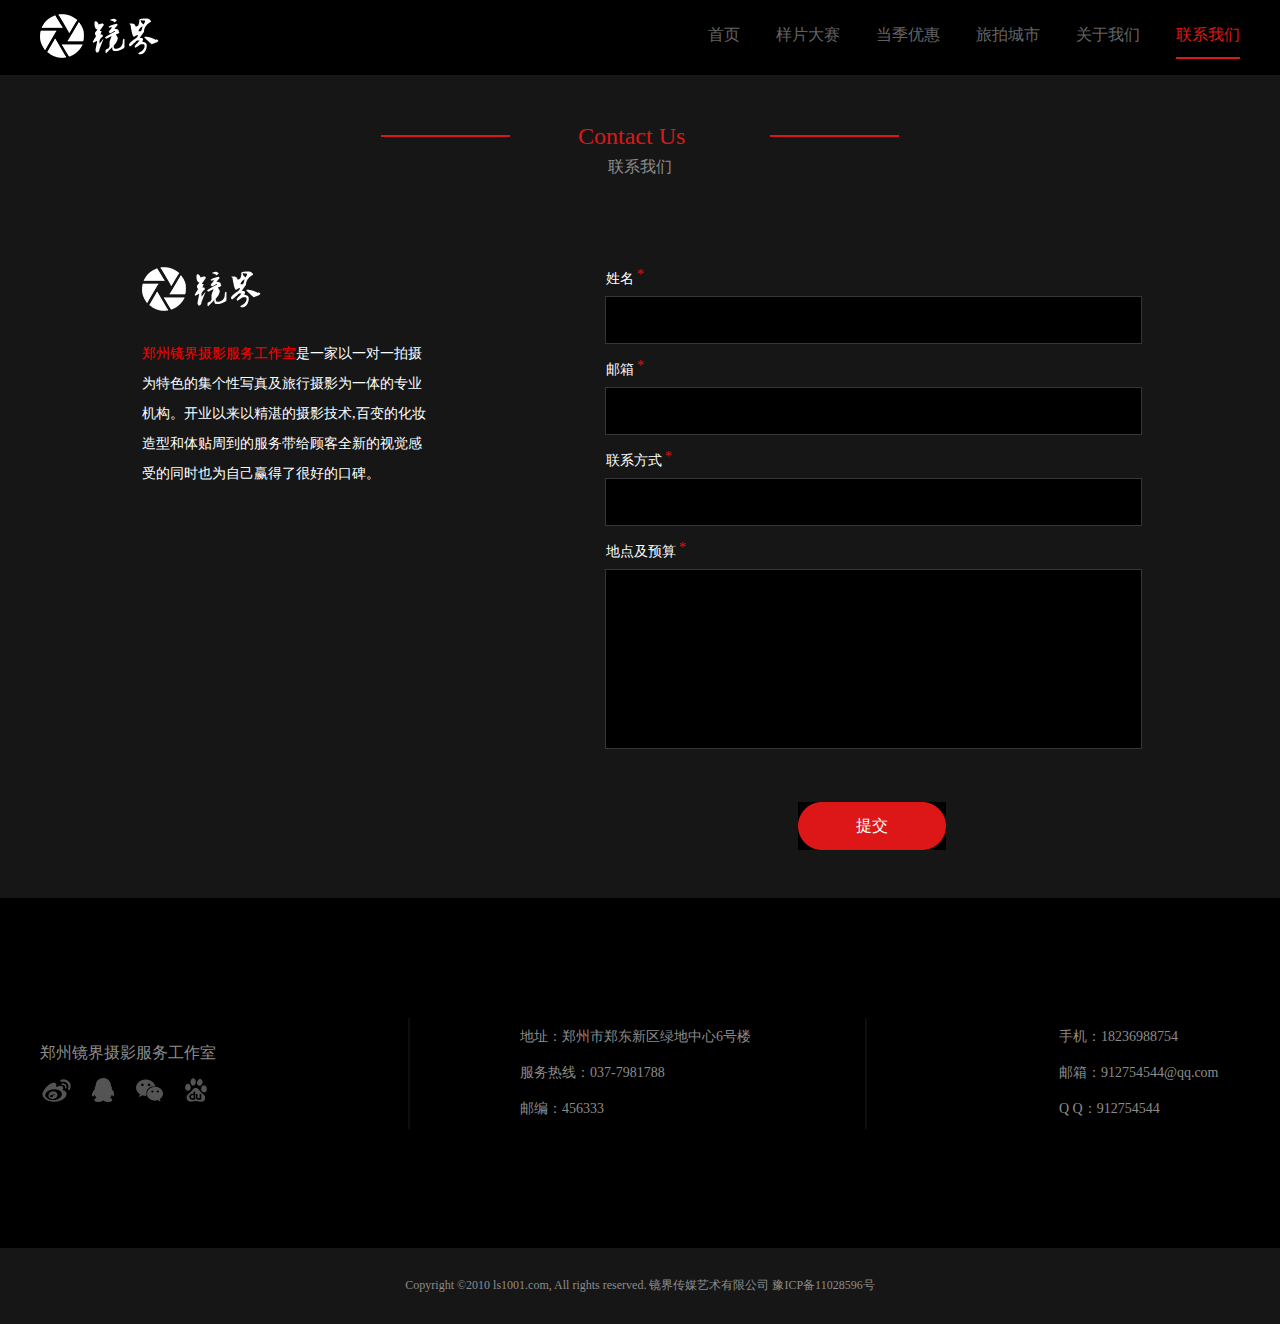
<file: pages/contactus/index.html>
<!DOCTYPE html>
<html lang="en">
<head>
    <meta charset="UTF-8">
    <meta name="viewport" content="width=device-width, initial-scale=1.0">
    <meta http-equiv="X-UA-Compatible" content="ie=edge">
    <link rel="stylesheet" href="css/reset.css">
    <link rel="stylesheet" href="css/common.css">
    <title>Document</title>
    <style>
        .top{
            background-color: #000000;
        }
        .main-c{
        height: 100%;
        width: 1200px;
         margin: 0 auto;
        }
        .main{
            height: 823px;
            background-color: #161616;
        }

        .main-c .connact{
            height: 192px;
            position: relative;
            width: 100%;
        }
        .main-c .connact .line1,.line2{
            display: block;
            width: 129px;
            height: 2px;
            background-color: #dd1717;
        }
        .main-c .connact .line1{
            position: absolute;
            left: 341px;
            top: 60px;
        }
        .main-c .connact .line2{
            position: absolute;
            right: 341px;
            top: 60px;
        }
        .main-c .connact .eng{
            position: absolute;
            left: 538px;
            top: 49px;
            font-size: 24px;
            color: #dd1717;
        }
        .main-c .connact .chs{
            position: absolute;
            left: 568px;
            top: 84px;
            font-size: 16px;
            color: #8c8c8c;
        }
        .main-c .inf{
            float: left;
            overflow: hidden;
            width: 565px;
        }
        .main-c .inf .logo{
            float: left;
            width: 44px;
            height: 44px;
            margin-left: 102px;
            background: url(img/logo2.png) no-repeat center;
        }
        .main-c .inf .jingjie{
            float: left;
            width: 67px;
            height: 37px;
            margin-left: 8px;
            margin-top: 4px;
            background: url(img/镜界2.png) no-repeat center;
        }
        .main-c .inf .text{
            margin-left: 102px;
            margin-top: 72px;
            width: 284px;
            font-size: 14px;
            color: #ffffff;
            line-height: 30px;
        }
        .main-c .inf .text .red{
            color: red;
        }
        .main-c .form{
            float: left;
            width: 535px;
        }
        .main-c .form p{
            float: left;
            position: relative;
            display: block;
            font-size: 14px;
            color: #ffffff;
            margin-left: 1px;
        }
        .main-c .form .name{
            margin-top: 5px;
        }
        .main-c .form p .xing{
            position: absolute;
            right: -10px;
            top: -4px;
            color: #dd1717;
        }
        .main-c .form input{
            float: left;
            width: 535px;
            height: 46px;
            outline: none;
            background-color: #000000;
            color: #ffffff;
            border: 1px solid #363636;
            margin-top: 10px;
            margin-bottom: 19px;
            font-size: 20px;
        }
        .main-c .form textarea{
            width: 535px;
            height: 178px;
            font-size: 20px;
            line-height: 20px;
            background-color: #000000;
            color: #ffffff;
            border: 1px solid #363636;
            margin-top: 10px;
            resize:none;
            outline: none;
        }
        .main-c .form .submit{
            width: 148px;
            height: 48px;
            font-size: 16px;
            border: 0;
            margin-left: 193px;
            margin-top: 50px;
            background-image: url(img/submit-bg.png);
        }
    </style>
</head>
<body>
    <div class="top">
        <div class="top-c">
            <span class="logo"></span>
            <span class="text"></span>
            <ul class="nav">
                <li class="nav-item ">
                    <span class="one"></span>
                    <a href="../../index.html">首页</a>
                </li>
                <li class="nav-item">
                    <span></span>
                    <a href="../show/index.html">样片大赛</a>
                </li>
                <li class="nav-item">
                    <span></span>
                    <a href="../favourable/index.html">当季优惠</a>
                </li>
                <li class="nav-item">
                    <span></span>
                    <a href="../city/index.html">旅拍城市</a>
                </li>
                <li class="nav-item">
                    <span></span>
                    <a href="../aboutus/index.html">关于我们</a>
                </li>
                <li class="nav-item mr0">
                    <span class="active"></span>
                    <a href="" class="active">联系我们</a>
                </li>
            </ul>
        </div>
    </div>
    <div class="main">
        <div class="main-c">
            <div class="connact">
                <span class="line1"></span>
                <span class="line2"></span>
                <span class="chs">联系我们</span>
                <span class="eng">Contact Us</span>
            </div>
            <div class="inf">
                <span class="logo"></span>
                <span class="jingjie"></span>
                <div class="text">
                    <span class="red">郑州镜界摄影服务工作室</span><span>是一家以一对一拍摄为特色的集个性写真及旅行摄影为一体的专业机构。开业以来以精湛的摄影技术,百变的化妆造型和体贴周到的服务带给顾客全新的视觉感受的同时也为自己赢得了很好的口碑。</span>
                </div>
            </div>
            <form action="" method="GET" class="form">
                <p class="name">
                    <span class="xing">*</span>
                    姓名</p>
                <input type="text">
                <p >
                    <span class="xing">*</span>
                    邮箱</p>
                <input type="text">
                <p >
                    <span class="xing">*</span>
                    联系方式</p>
                <input type="text">
                <p >
                    <span class="xing">*</span>
                    地点及预算</p>
                <textarea name="" id="" cols="30" rows="10"></textarea>
                <input type="submit" name="" value="提交" class="submit">
            </form>
        </div>
    </div>
    <!-- 底部 -->
    <div class="bottom">
        <div class="bottom-c">
            <span class="line1"></span>
            <span class="line2"></span>
            <div class="work">
                <p>郑州镜界摄影服务工作室</p>
                <a href="" class="wb"></a>
                <a href="" class="qq"></a>
                <a href="" class="wx"></a>
                <a href="" class="bd"></a>
            </div>
            <div class="text">
                <p>地址：郑州市郑东新区绿地中心6号楼</p>
                <p>服务热线：037-7981788</p>
                <p>邮编：456333</p>
            </div>
            <div class="text tel">
                <p>手机：18236988754</p>
                <p>邮箱：912754544@qq.com</p>
                <p>Q Q：912754544</p>
            </div>
        </div>
    </div>
    <div class="footer">
        <div class="footer-c">
            <p>Copyright ©2010 ls1001.com, All rights reserved. 镜界传媒艺术有限公司 豫ICP备11028596号</p>
        </div>
    </div>
</body>
</html>
</file>
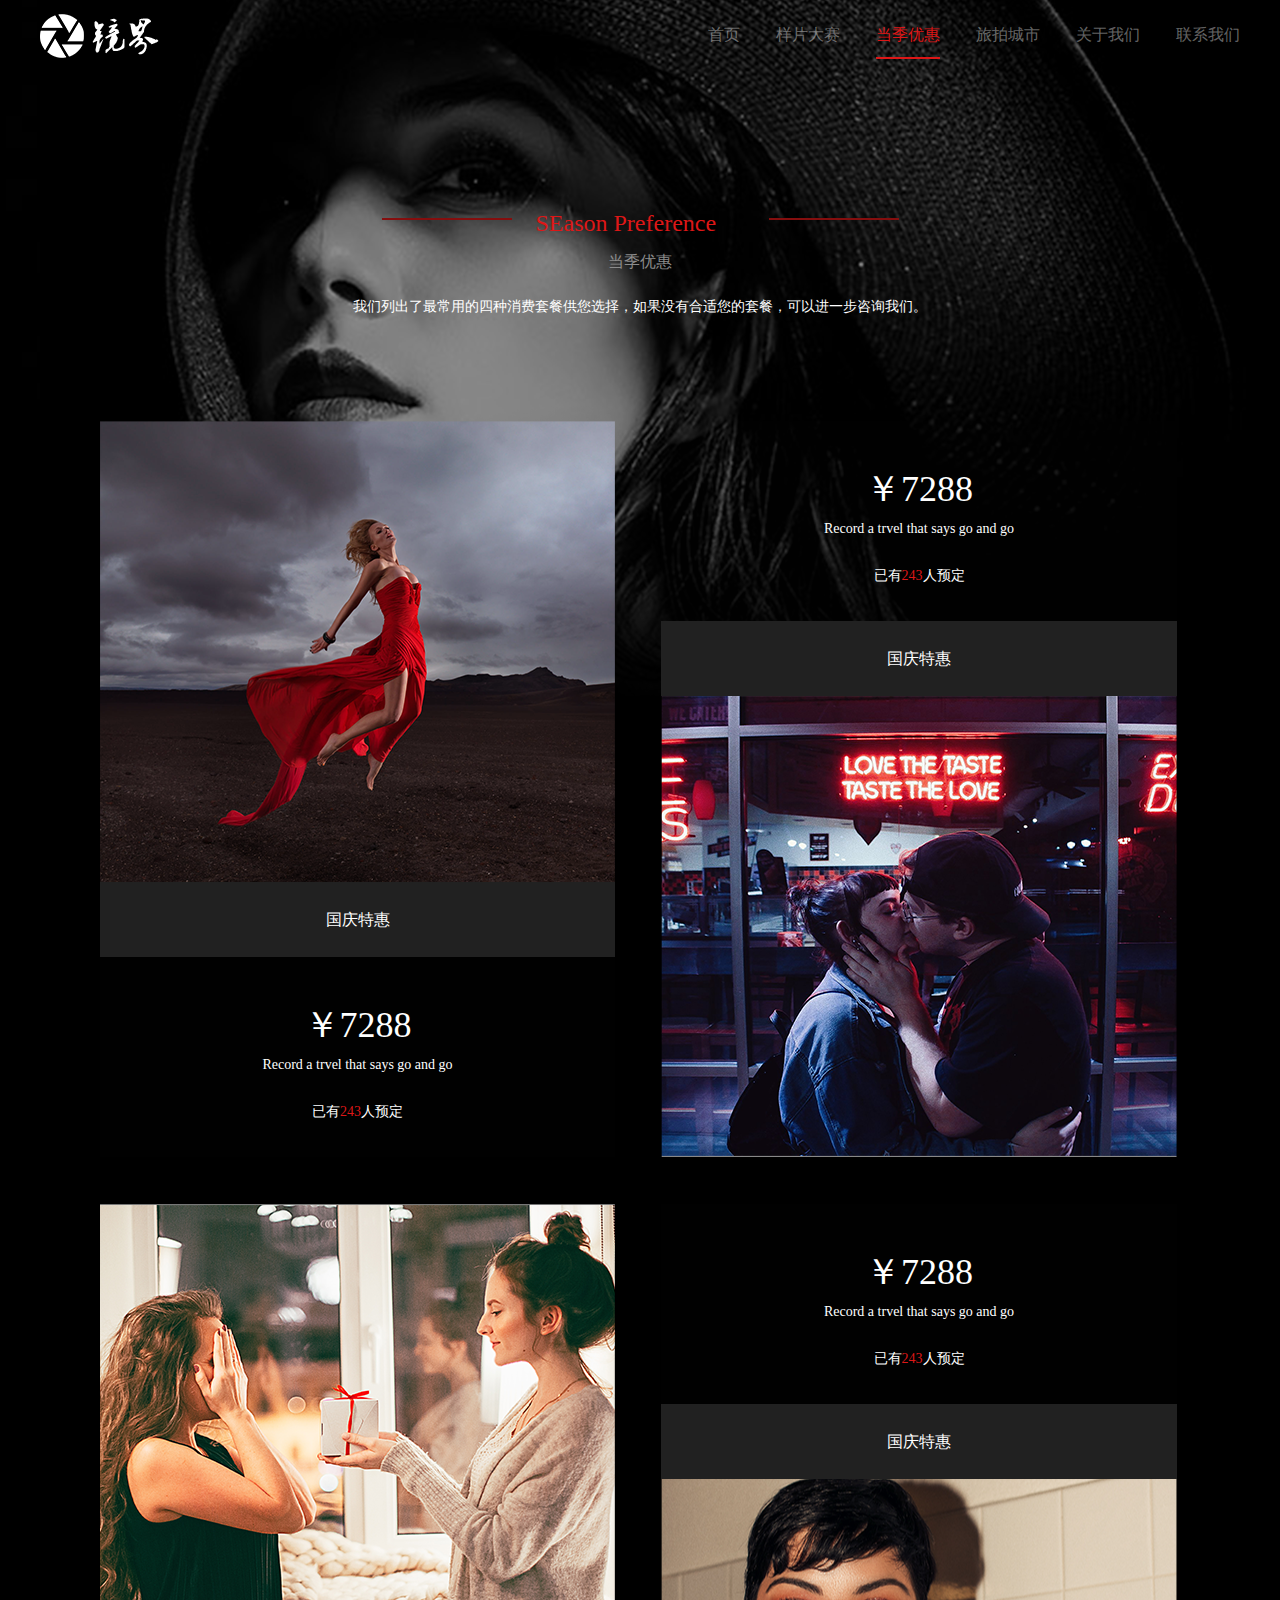
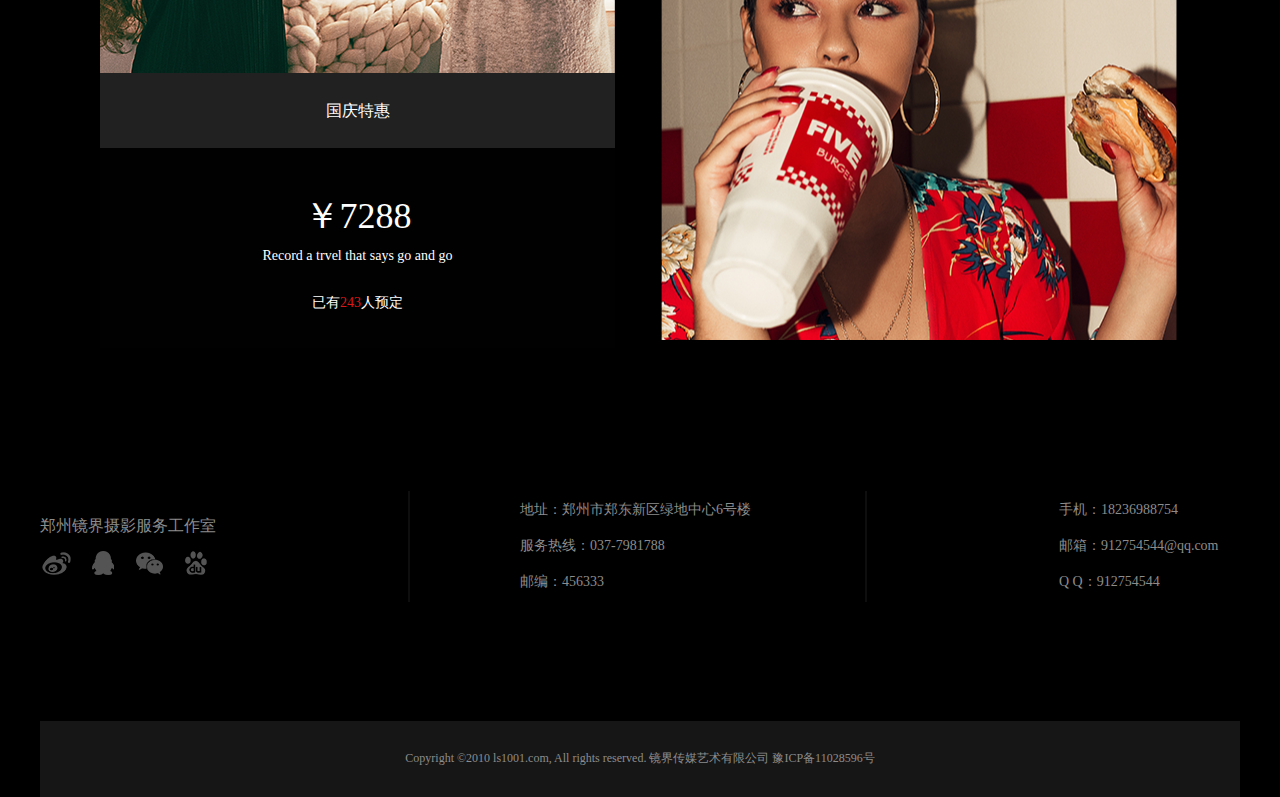
<file: pages/favourable/index.html>
<!DOCTYPE html>
<html lang="en">
<head>
    <meta charset="UTF-8">
    <meta name="viewport" content="width=device-width, initial-scale=1.0">
    <meta http-equiv="X-UA-Compatible" content="ie=edge">
    <link rel="stylesheet" href="css/common.css">
    <link rel="stylesheet" href="css/reset.css">
    <title>Document</title>
</head>
<style>
    .tip{
        /* position: relative; */
        width: 100%;
        height: 2397px;
        background: url(img/banner.png) no-repeat center;            
        background-size: cover;
        background-color: #000000;
    }
    .tip-c{
        position: relative;
        width: 1200px;
        height: 100%;
        margin: 0 auto;
    }
    .heimeng{
        position: absolute;
        width: 100%;
        height: 100%;
        background-color: rgba(0,0,0,0.45);
    }
    /* 标题 */
    .title{
        position: relative;
        width: 517px;
        height: 195px;
        margin: 0 auto;
    }
    .title .line-left{
        position: absolute;
        top: 143px;
        left: 0;
        width: 130px;
        height: 2px;
        background-color: #850e0e;
    }
    .title .line-right{
        position: absolute;
        top: 143px;
        right: 0;
        width: 130px;
        height: 2px;
        background-color: #850e0e;
    }
    .title .eng{
        position: absolute;
        top: 136px;
        left: 154px;
        font-size: 24px;
        color: #dd1717;
    }
    .title .chs{
        position: absolute;
        bottom: 0;
        left: 226px;
        font-size: 16px;
        color: #8c8c8c;
    }
    .taocan{
        position: relative;
        text-align: center;
        font-size: 14px;
        color: #ffffff;
        margin-top: 30px;
    }
    /* 优惠图片展示 */
    .show{
        position: absolute;
    }
    .show .show-bottom{
        position: absolute;
        bottom: 0;
        left: 0;
        width: 100%;
        height: 75px;
        background-color: #212121;
        text-align: center;
        color: #ffffff;
        line-height: 75px;
    }
    .show3 .show-bottom{
        top: 0;
    }
    .show4 .show-bottom{
        top: 0;
    }
    .show .show-outline{
        position: absolute;
        left: 0;
        bottom: -200px;
        width: 100%;
        height: 200px;
    }
    .show3 .show-outline{
        position: absolute;
        left: 0;
        top: -200px;
    }
    .show4 .show-outline{
        position: absolute;
        left: 0;
        top: -200px;
    }
    .show .show-outline a{
        position: absolute;
        width: 100%;
        height: 100%;
        text-align: center;
        color: #ffffff;
        font-size: 14px;
        background-color:rgba(13,13,13,0.05);
    }
    .show .show-outline a .p1{
        margin-top: 50px;
        font-size: 36px;
    }
    .show .show-outline a .p2{
        margin-top: 15px;
    }
    .show .show-outline a .p3{
        margin-top: 33px;
    }
    .show .show-outline a .p3 span{
        color: #dd1717;
    }
    /* 点击时变换 */
    .show:hover .show-bottom{
        background-color: #dd1717;
    }
    .show:hover .show-outline a{
        background-color: #6f0c0c;
    }.show:hover .show-outline a .p3 span{
        color: #ffffff;
        font-size: 18px;
    }
    /* 四幅图片 */
    .show.show1{
        position: absolute;
        top: 421px;
        left: 60px;
        width: 515px;
        height: 536px;
        background: url(img/show1.png) no-repeat center;
        background-size: cover;
    }
    .show.show2{
        position: absolute;
        top: 1204px;
        left: 60px;
        width: 515px;
        height: 544px;
        background: url(img/show2.png) no-repeat center;
        background-size: cover;
    }
    .show.show3{
        position: absolute;
        top: 621px;
        right: 63px;
        width: 516px;
        height: 536px;
        background: url(img/show3.png) no-repeat center;
        background-size: cover;
    }
    .show.show4{
        position: absolute;
        top: 1404px;
        right: 63px;
        width: 516px;
        height: 536px;
        background: url(img/show4.png) no-repeat center;
        background-size: cover;
    }
    /* 底部盒子 */
    .bottom-box{
        position: absolute;
        bottom: 0;
        width: 100%;
        height: 426px;
    }
</style>
<body>
    <div class="tip">
        <div class="tip-c">
        <div class="heimeng"></div>
        <!-- 导航栏 -->
        <div class="top">
            <div class="top-c">
                <span class="logo"></span>
                <span class="text"></span>
                <ul class="nav">
                    <li class="nav-item ">
                        <span class="one"></span>
                        <a href="../../index.html">首页</a>
                    </li>
                    <li class="nav-item">
                        <span></span>
                        <a href="../show/index.html">样片大赛</a>
                    </li>
                    <li class="nav-item">
                        <span  class="active"></span>
                        <a href=""  class="active">当季优惠</a>
                    </li>
                    <li class="nav-item">
                        <span ></span>
                        <a href="../city/index.html">旅拍城市</a>
                    </li>
                    <li class="nav-item ">
                        <span  ></span>
                        <a href="../aboutus/index.html"  >关于我们</a>
                    </li>
                    <li class="nav-item mr0">
                        <span ></span>
                        <a href="../contactus/index.html" >联系我们</a>
                    </li>
                </ul>
            </div>
        </div>
        <!-- 标题部分 -->
        <div class="title">
                <div class="line-left"></div>
                <div class="line-right"></div>
                <div class="eng">SEason Preference</div>
                <div class="chs">当季优惠</div>
        </div>
        <!-- 文字 -->
        <p class="taocan">我们列出了最常用的四种消费套餐供您选择，如果没有合适您的套餐，可以进一步咨询我们。</p>
        <!-- 优惠图片展示 -->
        <div class="show show1">
            <div class="show-bottom">
                <p>国庆特惠</p>
            </div>
            <div class="show-outline">
                <a href="">
                    <p class="p1">￥7288</p>
                    <p class="p2">Record a trvel that says go and go</p>
                    <p class="p3">已有<span>243</span>人预定</p>
                </a>
            </div>
        </div>
        <div class="show show2">
                <div class="show-bottom">
                    <p>国庆特惠</p>
                </div>
                <div class="show-outline">
                    <a href="">
                        <p class="p1">￥7288</p>
                        <p class="p2">Record a trvel that says go and go</p>
                        <p class="p3">已有<span>243</span>人预定</p>
                    </a>
                </div>
        </div>
        <div class="show show3">
                <div class="show-bottom">
                    <p>国庆特惠</p>
                </div>
                <div class="show-outline">
                    <a href="">
                        <p class="p1">￥7288</p>
                        <p class="p2">Record a trvel that says go and go</p>
                        <p class="p3">已有<span>243</span>人预定</p>
                    </a>
                </div>
        </div>
        <div class="show show4">
                <div class="show-bottom">
                    <p>国庆特惠</p>
                </div>
                <div class="show-outline">
                    <a href="">
                        <p class="p1">￥7288</p>
                        <p class="p2">Record a trvel that says go and go</p>
                        <p class="p3">已有<span>243</span>人预定</p>
                    </a>
                </div>
        </div>
          <!-- 底部样式 -->
        <div class="bottom-box">
            <div class="bottom">
                   <div class="bottom-c">
                       <span class="line1"></span>
                       <span class="line2"></span>
                       <div class="work">
                           <p>郑州镜界摄影服务工作室</p>
                           <a href="" class="wb"></a>
                           <a href="" class="qq"></a>
                           <a href="" class="wx"></a>
                           <a href="" class="bd"></a>
                       </div>
                       <div class="text">
                           <p>地址：郑州市郑东新区绿地中心6号楼</p>
                           <p>服务热线：037-7981788</p>
                           <p>邮编：456333</p>
                       </div>
                       <div class="text tel">
                           <p>手机：18236988754</p>
                           <p>邮箱：912754544@qq.com</p>
                           <p>Q Q：912754544</p>
                       </div>
                   </div>
               </div>
               <div class="footer">
                   <div class="footer-c">
                       <p>Copyright ©2010 ls1001.com, All rights reserved. 镜界传媒艺术有限公司 豫ICP备11028596号</p>
                   </div>
           </div>
        </div>
        </div>
    </div>
   
</body>
</html>
</file>
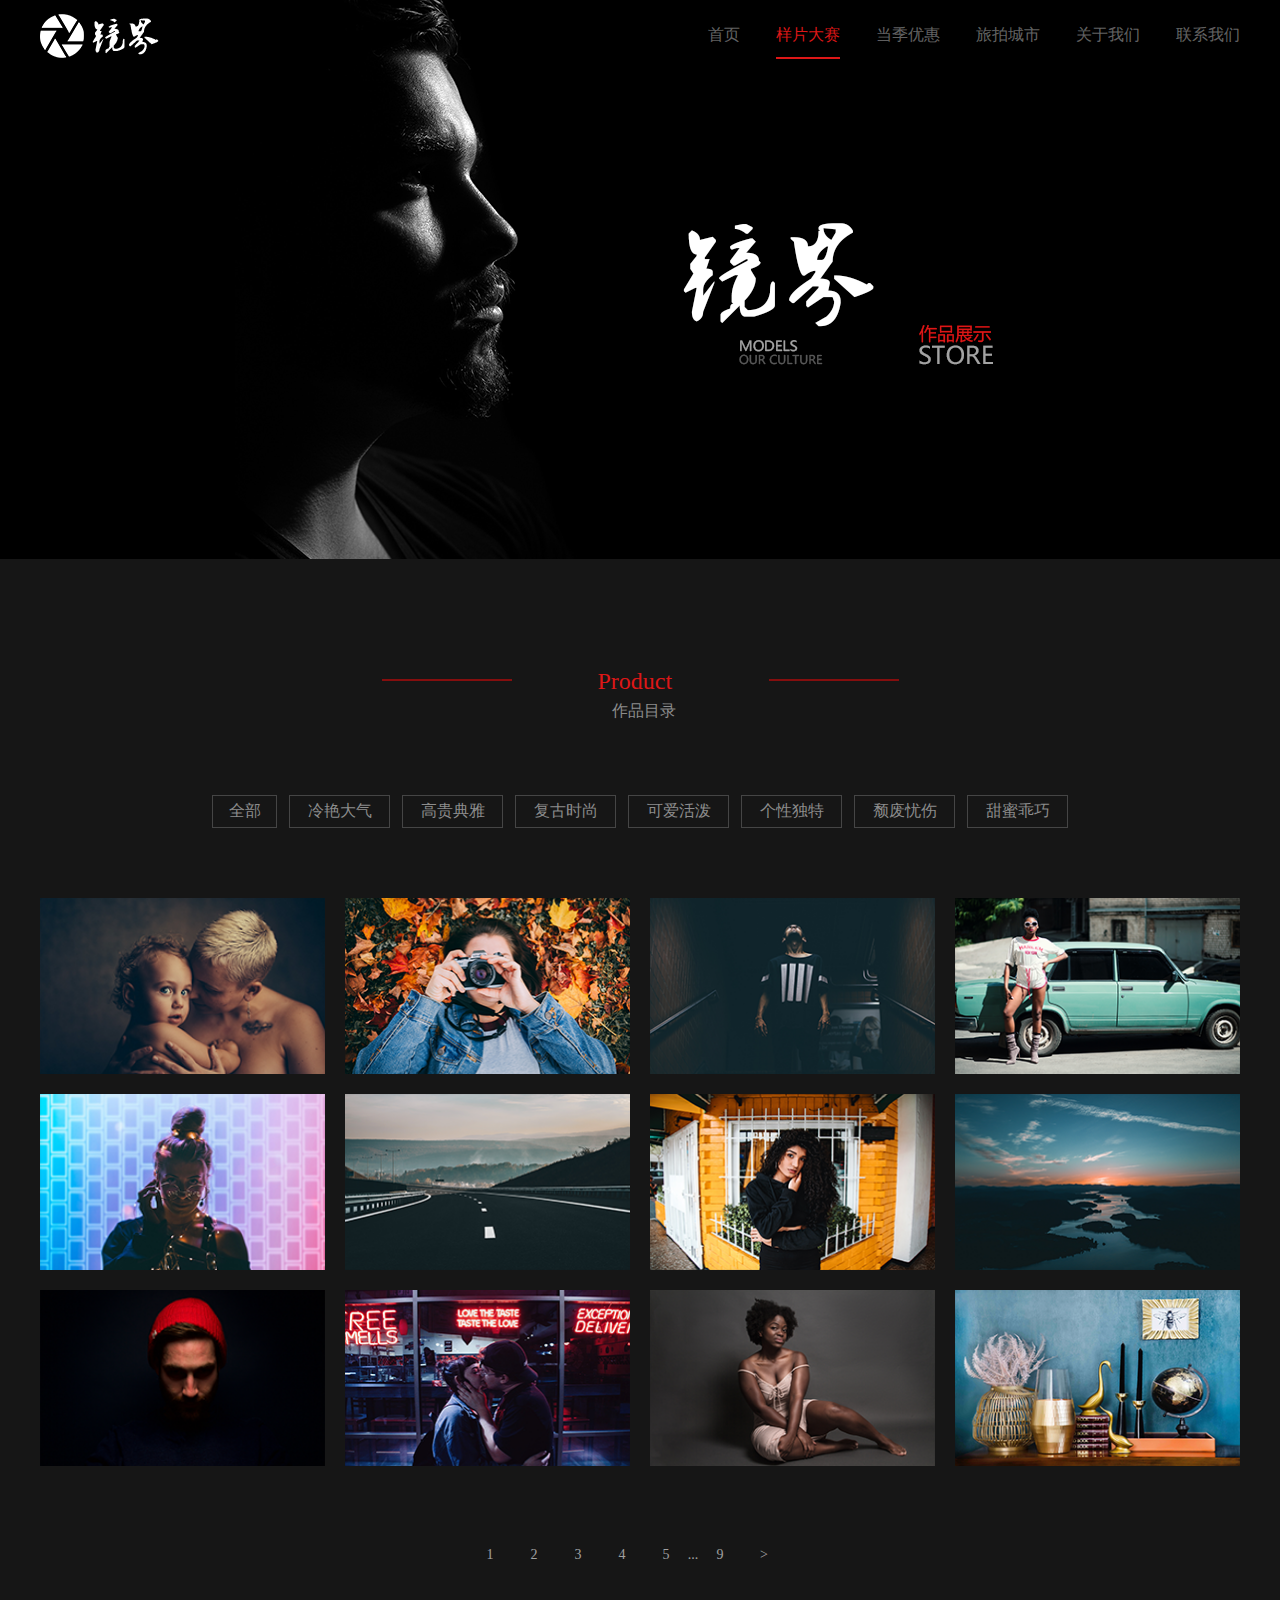
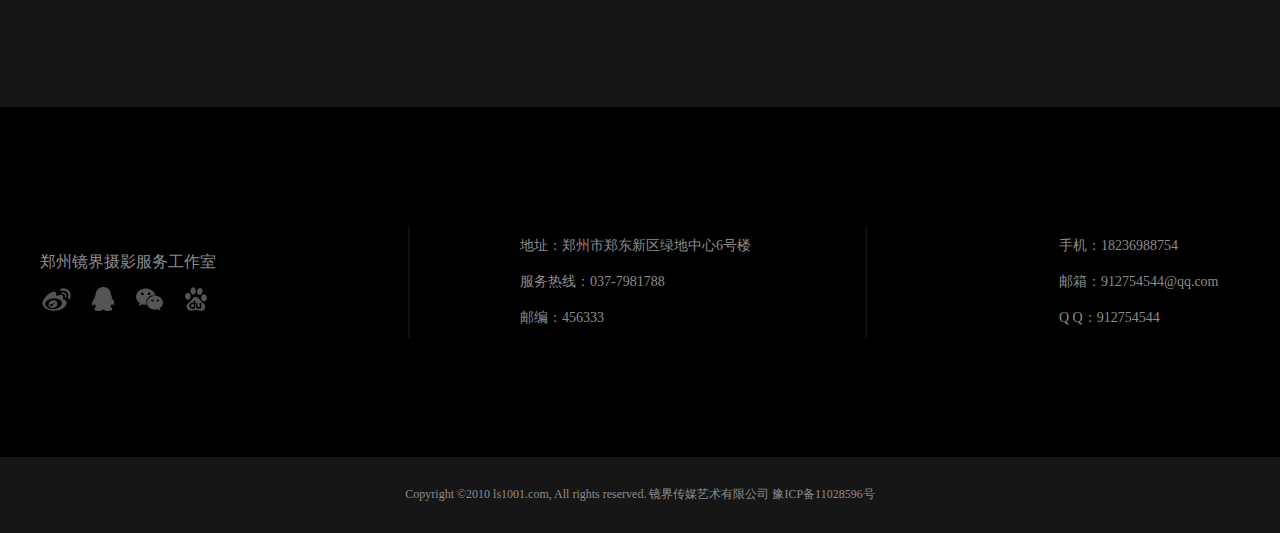
<file: pages/show/index.html>
<!DOCTYPE html>
<html lang="en">
<head>
    <meta charset="UTF-8">
    <meta name="viewport" content="width=device-width, initial-scale=1.0">
    <meta http-equiv="X-UA-Compatible" content="ie=edge">
    <link rel="stylesheet" href="css/common.css">
    <link rel="stylesheet" href="css/reset.css">
    <title>Document</title>
</head>
<style>
    .tip{
        position: relative;
        width: 100%;
        height: 559px;
        background: url(img/banner.png) no-repeat center;            
        background-size: cover;
    }
    .main{
        width: 100%;
        height: 1148px;
        background-color: #161616;
    }
    .main-c{
        width: 1200px;
        margin: 0 auto;
    }
    .main .title{
        position: relative;
        width: 517px;
        height: 160px;
        margin: 0 auto;
         }
        .title .line-left{
        position: absolute;
        top: 120px;
        left: 0;
        width: 130px;
        height: 2px;
        background-color: #850e0e;
        }
        .title .line-right{
        position: absolute;
        top: 120px;
        right: 0;
        width: 130px;
        height: 2px;
        background-color: #850e0e;
        }
        .title .eng{
        position: absolute;
        top: 110px;
        left: 216px;
        font-size: 24px;
        color: #dd1717;
        }
        .title .chs{
        position: absolute;
        bottom: 0;
        left: 230px;
        font-size: 16px;
        color: #8c8c8c;
        }
        .main .button{
            width: 856px;
            height: 33px;
            /* background-color: blue; */
            margin: 0 auto;
            margin-top: 76px;
        }
        .main .button .button-item{
            float: left;
            width: 99px;
            height: 31px;
            border: 1px solid #454545;
            margin-right: 12px;
        }
        .main .button .button-item a{
            display: block;
            width: 100%;
            height: 100%;
            font-size: 16px;
            line-height: 30px;
            text-align: center;
            color: #8c8c8c;
        }
        .main .button .button-item:hover a{
            background-color: #dd1717;
            color: #ffffff;
        }
        .main .button .button-item:hover{
            border: 1px solid #dd1717;
        }
        .main .button .button-item.small{
            width: 63px;
        }
        .main .button .button-item.mr0{
            margin-right: 0;
        }
        .main .img{
            width: 100%;
            height: 568px;
            margin-top: 70px;
            /* background-color: blue; */
        }
        /* 图片展示 */
        .main .img .img-item{
            position: relative;
            float: left;
            width: 285px;
            height: 176px;
            /* background-color: red; */
            margin-right: 20px;
            margin-bottom: 20px;
        }
        .main .img .img-item.mrr0{
            margin-right: 0;
        }
        .main .img .img-item.mrb0{
            margin-bottom: 0;
        }
        .main .img .img-item .heimeng{
            display: none;
            position: absolute;
            width: 100%;
            height: 100%;
            background-color:rgba(4, 4, 5, 0.6)
        }
        .main .img .img-item .text{
            display: none;
            position:absolute;
            top: 50%;
            left: 50%;
            transform: translate(-50%,-50%);
            width: 253px;
            height: 136px;
            border: 1px solid #dd1717;
        }
        .main .img .img-item .text p{
            color: #ffffff;
            text-align: center;
            font-size:14px;
        }
        .main .img .img-item .text .p1{
            margin-top: 48px;
            color: #dd1717;
        }
        .main .img .img-item .text .p2{
            margin-top: 23px;
            color: :rgba(255, 254, 254, 0.4)
            font-size: 12px;
        }
        .main .img .img-item:hover .heimeng{
            display: block;
        }
        .main .img .img-item:hover .text{
            display: block;
        }
        /* 图片选择 */
        .main .img .img-item.img1{
            background: url(img/img1.png) no-repeat center;
            background-size: cover;
        }
        .main .img .img-item.img2{
            background: url(img/img2.png) no-repeat center;
            background-size: cover;
        }
        .main .img .img-item.img3{
            background: url(img/img3.png) no-repeat center;
            background-size: cover;
        }
        .main .img .img-item.img4{
            background: url(img/img4.png) no-repeat center;
            background-size: cover;
        }
        .main .img .img-item.img5{
            background: url(img/img5.png) no-repeat center;
            background-size: cover;
        }
        .main .img .img-item.img6{
            background: url(img/img6.png) no-repeat center;
            background-size: cover;
        }
        .main .img .img-item.img7{
            background: url(img/img7.png) no-repeat center;
            background-size: cover;
        }
        .main .img .img-item.img8{
            background: url(img/img8.png) no-repeat center;
            background-size: cover;
        }
        .main .img .img-item.img9{
            background: url(img/img9.png) no-repeat center;
            background-size: cover;
        }
        .main .img .img-item.img10{
            background: url(img/img10.png) no-repeat center;
            background-size: cover;
        }
        .main .img .img-item.img11{
            background: url(img/img11.png) no-repeat center;
            background-size: cover;
        }
        .main .img .img-item.img12{
            background: url(img/img12.png) no-repeat center;
            background-size: cover;
        }
        /* 页码 */
        .page{
            width: 322px;
            height: 22px;
            margin: 0 auto;
            margin-top: 78px;
        }
        .page .page-item{
            float: left;
            width: 22px;
            height: 100%;
            margin-right: 22px;
            font-size: 14px;
    
        }
        .page .page-item.mr10{
            line-height: 22px;
            text-align: center;
            margin-right: 5px;
            color: rgba(255, 255, 255, 0.6);
        }
        .page .page-item a{
            display: block;
            width: 100%;
            height: 100%;
            text-align: center;
            color: rgba(255, 255, 255, 0.6);
            line-height: 22px;
        }
        .page .page-item a:hover{
            background-color: #dd1717;
        }
</style>
<body>
    <div class="tip">
        <div class="top">
            <div class="top-c">
                <span class="logo"></span>
                <span class="text"></span>
                <ul class="nav">
                    <li class="nav-item ">
                        <span class="one"></span>
                        <a href="../../index.html">首页</a>
                    </li>
                    <li class="nav-item">
                        <span class="active"></span>
                        <a href="" class="active">样片大赛</a>
                    </li>
                    <li class="nav-item">
                        <span></span>
                        <a href="../favourable/index.html">当季优惠</a>
                    </li>
                    <li class="nav-item">
                        <span ></span>
                        <a href="../city/index.html" >旅拍城市</a>
                    </li>
                    <li class="nav-item ">
                        <span  ></span>
                        <a href="../aboutus/index.html"  >关于我们</a>
                    </li>
                    <li class="nav-item mr0">
                        <span ></span>
                        <a href="../contactus/index.html" >联系我们</a>
                    </li>
                </ul>
            </div>
        </div>
    </div>
    <!-- 主要内容 -->
    <div class="main">
        <div class="main-c">
            <!-- 标题部分 -->
            <div class="title">
                <div class="line-left"></div>
                <div class="line-right"></div>
                <div class="eng">Product</div>
                <div class="chs">作品目录</div>
            </div>
            <!-- 选择按钮 -->
            <ul class="button">
                <li class="button-item small">
                    <a href="">全部</a>
                </li>
                <li class="button-item">
                        <a href="">冷艳大气</a>
                </li>
                <li class="button-item">
                        <a href="">高贵典雅</a>
                </li>
                <li class="button-item">
                        <a href="">复古时尚</a>
                </li>
                <li class="button-item">
                        <a href="">可爱活泼</a>
                </li>
                <li class="button-item">
                        <a href="">个性独特</a>
                </li>
                <li class="button-item">
                        <a href="">颓废忧伤</a>
                </li>
                <li class="button-item mr0">
                        <a href="">甜蜜乖巧</a>
                </li>
            </ul>
            <!-- 图片展示 -->
            <ul class="img">
                <li class="img-item img1">
                    <div class="heimeng"></div>
                    <div class="text">
                        <p class="p1">Xiao Ru & Grady</p>
                        <p class="p2">2018.6.25</p>
                    </div>
                </li>
                <li class="img-item img2">
                    <div class="heimeng"></div>
                    <div class="text">
                        <p class="p1">Xiao Ru & Grady</p>
                        <p class="p2">2018.6.25</p>
                    </div>
                </li>
                <li class="img-item img3">
                    <div class="heimeng"></div>
                    <div class="text">
                        <p class="p1">Xiao Ru & Grady</p>
                        <p class="p2">2018.6.25</p>
                    </div>
                </li>
                <li class="img-item mrr0 img4"><div class="heimeng"></div>
                    <div class="text">
                        <p class="p1">Xiao Ru & Grady</p>
                        <p class="p2">2018.6.25</p>
                    </div></li>
                <li class="img-item img5"><div class="heimeng"></div>
                    <div class="text">
                        <p class="p1">Xiao Ru & Grady</p>
                        <p class="p2">2018.6.25</p>
                    </div></li>
                <li class="img-item img6"><div class="heimeng"></div>
                    <div class="text">
                        <p class="p1">Xiao Ru & Grady</p>
                        <p class="p2">2018.6.25</p>
                    </div></li>
                <li class="img-item img7"><div class="heimeng"></div>
                    <div class="text">
                        <p class="p1">Xiao Ru & Grady</p>
                        <p class="p2">2018.6.25</p>
                    </div></li>
                <li class="img-item mrr0 img8"><div class="heimeng"></div>
                    <div class="text">
                        <p class="p1">Xiao Ru & Grady</p>
                        <p class="p2">2018.6.25</p>
                    </div></li>
                <li class="img-item mrb0 img9"><div class="heimeng"></div>
                    <div class="text">
                        <p class="p1">Xiao Ru & Grady</p>
                        <p class="p2">2018.6.25</p>
                    </div></li>
                <li class="img-item mrb0 img10"><div class="heimeng"></div>
                    <div class="text">
                        <p class="p1">Xiao Ru & Grady</p>
                        <p class="p2">2018.6.25</p>
                    </div></li>
                <li class="img-item mrb0 img11"><div class="heimeng"></div>
                    <div class="text">
                        <p class="p1">Xiao Ru & Grady</p>
                        <p class="p2">2018.6.25</p>
                    </div></li>
                <li class="img-item mrr0 mrb0 img12"><div class="heimeng"></div>
                    <div class="text">
                        <p class="p1">Xiao Ru & Grady</p>
                        <p class="p2">2018.6.25</p>
                    </div></li>
            </ul>
            <!-- 页码 -->
            <ul class="page">
                <li class="page-item">
                    <a href="">1</a>
                </li>
                <li class="page-item">
                    <a href="">2</a>
                </li>
                <li class="page-item">
                    <a href="">3</a>
                </li>
                <li class="page-item">
                    <a href="">4</a>
                </li>
                <li class="page-item mr10">
                    <a href="">5</a>
                </li>
                <li class="page-item mr10">...
                </li>
                <li class="page-item">
                    <a href="">9</a>
                </li>
                <li class="page-item">
                    <a href="">></a>
                </li>
            </ul>
        </div>
    </div>
    <!-- 底部样式 -->
    <div class="bottom">
            <div class="bottom-c">
                <span class="line1"></span>
                <span class="line2"></span>
                <div class="work">
                    <p>郑州镜界摄影服务工作室</p>
                    <a href="" class="wb"></a>
                    <a href="" class="qq"></a>
                    <a href="" class="wx"></a>
                    <a href="" class="bd"></a>
                </div>
                <div class="text">
                    <p>地址：郑州市郑东新区绿地中心6号楼</p>
                    <p>服务热线：037-7981788</p>
                    <p>邮编：456333</p>
                </div>
                <div class="text tel">
                    <p>手机：18236988754</p>
                    <p>邮箱：912754544@qq.com</p>
                    <p>Q Q：912754544</p>
                </div>
            </div>
        </div>
        <div class="footer">
            <div class="footer-c">
                <p>Copyright ©2010 ls1001.com, All rights reserved. 镜界传媒艺术有限公司 豫ICP备11028596号</p>
            </div>
    </div>
    
</body>
</html>
</file>
<file: css/common.css>
﻿*{  
    margin: 0;
    padding: 0;
}
.top{
    width: 100%;
    height: 78px;
    background-color: rgba(0, 0, 0, 0.45);
}
.bottom{
    height: 350px;
    background-color: #000000;
}
.footer{
    height: 76px;
    background-color: #161616;
}
.bottom-c,.footer-c{
    height: 100%;
    width: 1200px;
    margin: 0 auto;
}
.top .logo{
    float: left;
    width: 44px;
    height: 44px;
    background: url(img/logo.png) no-repeat center;
    margin-top: 16px;
    margin-left: 51px;
}
.top .text{
    float: left;
    width: 67px;
    height: 37px;
    background: url(img/镜界.png) no-repeat center;
    margin: 20px 0 0 8px;
}
.top .nav{
    float: right;
    font-size: 16px;
    color: #ffffff;
}
.top .nav .nav-item {
    position: relative;
    float: left;
    margin-right: 36px;
    margin-top: 27px;
}
.top .nav .nav-item.mr0{
    margin-right: 49px;
}
.top .nav .nav-item span{
    display: none;
    position: absolute;
    top: 30px;
    width: 4em;
    height: 2px;
    background-color: #dd1717;
}
.top .nav .nav-item .one{
    width: 41px;
    left: -4px;
}
.top .nav .nav-item a{
    color: rgba(255, 255, 255, 0.4);
}
.top .nav .nav-item:hover a{
    color: #dd1717;
}
.top .nav .nav-item:hover span{
    display: block;
}
.top .nav .nav-item .active{
    color: #dd1717;
    display: block;
}
/* 底部样式 */
.bottom-c{
    position: relative;
}
.bottom-c .work{
    float: left;
    overflow: hidden;
    width: 480px;
    font-size: 16px;
    color: #8c8c8c;
}
.bottom-c .work p{
    /* display: block; */
    margin-top: 147px;
}
.bottom-c .work .wb{
    width: 29px;
    height: 23px;
    float: left;
    margin-top: 18px;
    margin-left: 2px;
    margin-right: 21px;
    background-image: url(img/wb.png);
}
.bottom-c .work .qq{
    width: 22px;
    height: 24px;
    float: left;
    margin-top: 17px;
    margin-right: 22px;
    background-image: url(img/qq.png);
}
.bottom-c .work .wx{
    width: 27px;
    height: 23px;
    float: left;
    margin-top: 18px;
    margin-right: 22px;
    background-image: url(img/wx.png);
}
.bottom-c .work .bd{
    width: 22px;
    height: 24px;
    float: left;
    margin-top: 17px;
    background-image: url(img/bd.png);
}
.bottom-c .text{
    float: left;
    width: 539px; 
    font-size: 14px;
    color: #8c8c8c;
    margin-top: 132px;
}
.bottom-c .text p{
    margin-bottom: 22px;
}
.bottom-c .text.tel{
    width: 181px;
}
.bottom-c .line1{
    position: absolute;
    left: 368px;
    top: 120px;
    width: 2px;
    height: 111px;
    background-color: #0e0e0e;
}
.bottom-c .line2{
    position: absolute;
    left: 825px;
    top: 120px;
    width: 2px;
    height: 111px;
    background-color: #0e0e0e;
}
.footer-c{
    overflow: hidden;
}
.footer-c p{
    text-align: center;
    color: #8c8c8c;
    margin-top: 31px;
    font-size: 12px;
}
</file>
<file: pages/aboutus/css/common.css>
﻿*{  
    margin: 0;
    padding: 0;
}
.top{
    height: 75px;
    /* background-color: #000000; */
}

.bottom{
    height: 350px;
    background-color: #000000;
}
.footer{
    height: 76px;
    background-color: #161616;
}
.top-c,.bottom-c,.footer-c{
    height: 100%;
    width: 1200px;
    margin: 0 auto;
}
.top-c .logo{
    position: relative;
    z-index: 10;
    float: left;
    width: 44px;
    height: 44px;
    background: url(img/logo.png) no-repeat center;
    margin-top: 14px;
}
.top-c .text{
    position: relative;
    z-index: 10;
    float: left;
    width: 67px;
    height: 37px;
    background: url(img/镜界.png) no-repeat center;
    margin: 18px 0 0 8px;
}
.top-c .nav{
    float: right;
    font-size: 16px;
    color: #ffffff;
}
.top-c .nav .nav-item {
    position: relative;
    float: left;
    margin-right: 36px;
    margin-top: 27px;
}
.top-c .nav .nav-item.mr0{
    margin-right: 0;
}
.top-c .nav .nav-item span{
    display: none;
    position: absolute;
    top: 30px;
    width: 4em;
    height: 2px;
    background-color: #dd1717;
}
.top-c .nav .nav-item .one{
    width: 41px;
    left: -4px;
}
.top-c .nav .nav-item a{
    color: rgba(255, 255, 255, 0.4);
}
.top-c .nav .nav-item:hover a{
    color: #dd1717;
}
.top-c .nav .nav-item:hover span{
    display: block;
}
.top-c .nav .nav-item .active{
    display: block;
    color: #dd1717;
}
/* 底部样式 */
.bottom-c{
    position: relative;
}
.bottom-c .work{
    float: left;
    overflow: hidden;
    width: 480px;
    font-size: 16px;
    color: #8c8c8c;
}
.bottom-c .work p{
    /* display: block; */
    margin-top: 147px;
}
.bottom-c .work .wb{
    width: 29px;
    height: 23px;
    float: left;
    margin-top: 18px;
    margin-left: 2px;
    margin-right: 21px;
    background-image: url(img/wb.png);
}
.bottom-c .work .qq{
    width: 22px;
    height: 24px;
    float: left;
    margin-top: 17px;
    margin-right: 22px;
    background-image: url(img/qq.png);
}
.bottom-c .work .wx{
    width: 27px;
    height: 23px;
    float: left;
    margin-top: 18px;
    margin-right: 22px;
    background-image: url(img/wx.png);
}
.bottom-c .work .bd{
    width: 22px;
    height: 24px;
    float: left;
    margin-top: 17px;
    background-image: url(img/bd.png);
}
.bottom-c .text{
    float: left;
    width: 539px; 
    font-size: 14px;
    color: #8c8c8c;
    margin-top: 132px;
}
.bottom-c .text p{
    margin-bottom: 22px;
}
.bottom-c .text.tel{
    width: 181px;
}
.bottom-c .line1{
    position: absolute;
    left: 368px;
    top: 120px;
    width: 2px;
    height: 111px;
    background-color: #0e0e0e;
}
.bottom-c .line2{
    position: absolute;
    left: 825px;
    top: 120px;
    width: 2px;
    height: 111px;
    background-color: #0e0e0e;
}
.footer-c{
    overflow: hidden;
}
.footer-c p{
    text-align: center;
    color: #8c8c8c;
    margin-top: 31px;
    font-size: 12px;
}
</file>
<file: pages/city/css/common.css>
﻿*{  
    margin: 0;
    padding: 0;
}
.top{
    height: 75px;
    /* background-color: #000000; */
}

.bottom{
    height: 350px;
    background-color: #000000;
}
.footer{
    height: 76px;
    background-color: #161616;
}
.top-c,.bottom-c,.footer-c{
    height: 100%;
    width: 1200px;
    margin: 0 auto;
}
.top-c .logo{
    position: relative;
    z-index: 10;
    float: left;
    width: 44px;
    height: 44px;
    background: url(img/logo.png) no-repeat center;
    margin-top: 14px;
}
.top-c .text{
    position: relative;
    z-index: 10;
    float: left;
    width: 67px;
    height: 37px;
    background: url(img/镜界.png) no-repeat center;
    margin: 18px 0 0 8px;
}
.top-c .nav{
    float: right;
    font-size: 16px;
    color: #ffffff;
}
.top-c .nav .nav-item {
    position: relative;
    float: left;
    margin-right: 36px;
    margin-top: 27px;
}
.top-c .nav .nav-item.mr0{
    margin-right: 0;
}
.top-c .nav .nav-item span{
    display: none;
    position: absolute;
    top: 30px;
    width: 4em;
    height: 2px;
    background-color: #dd1717;
}
.top-c .nav .nav-item .one{
    width: 41px;
    left: -4px;
}
.top-c .nav .nav-item a{
    color: rgba(255, 255, 255, 0.4);
}
.top-c .nav .nav-item:hover a{
    color: #dd1717;
}
.top-c .nav .nav-item:hover span{
    display: block;
}
.top-c .nav .nav-item .active{
    display: block;
    color: #dd1717;
}
/* 底部样式 */
.bottom-c{
    position: relative;
}
.bottom-c .work{
    float: left;
    overflow: hidden;
    width: 480px;
    font-size: 16px;
    color: #8c8c8c;
}
.bottom-c .work p{
    /* display: block; */
    margin-top: 147px;
}
.bottom-c .work .wb{
    width: 29px;
    height: 23px;
    float: left;
    margin-top: 18px;
    margin-left: 2px;
    margin-right: 21px;
    background-image: url(img/wb.png);
}
.bottom-c .work .qq{
    width: 22px;
    height: 24px;
    float: left;
    margin-top: 17px;
    margin-right: 22px;
    background-image: url(img/qq.png);
}
.bottom-c .work .wx{
    width: 27px;
    height: 23px;
    float: left;
    margin-top: 18px;
    margin-right: 22px;
    background-image: url(img/wx.png);
}
.bottom-c .work .bd{
    width: 22px;
    height: 24px;
    float: left;
    margin-top: 17px;
    background-image: url(img/bd.png);
}
.bottom-c .text{
    float: left;
    width: 539px; 
    font-size: 14px;
    color: #8c8c8c;
    margin-top: 132px;
}
.bottom-c .text p{
    margin-bottom: 22px;
}
.bottom-c .text.tel{
    width: 181px;
}
.bottom-c .line1{
    position: absolute;
    left: 368px;
    top: 120px;
    width: 2px;
    height: 111px;
    background-color: #0e0e0e;
}
.bottom-c .line2{
    position: absolute;
    left: 825px;
    top: 120px;
    width: 2px;
    height: 111px;
    background-color: #0e0e0e;
}
.footer-c{
    overflow: hidden;
}
.footer-c p{
    text-align: center;
    color: #8c8c8c;
    margin-top: 31px;
    font-size: 12px;
}
</file>
<file: pages/contactus/css/common.css>
﻿*{  
    margin: 0;
    padding: 0;
}
.top{
    height: 75px;
    /* background-color: #000000; */
}

.bottom{
    height: 350px;
    background-color: #000000;
}
.footer{
    height: 76px;
    background-color: #161616;
}
.top-c,.bottom-c,.footer-c{
    height: 100%;
    width: 1200px;
    margin: 0 auto;
}
.top-c .logo{
    float: left;
    width: 44px;
    height: 44px;
    background: url(img/logo.png) no-repeat center;
    margin-top: 14px;
}
.top-c .text{
    float: left;
    width: 67px;
    height: 37px;
    background: url(img/镜界.png) no-repeat center;
    margin: 18px 0 0 8px;
}
.top-c .nav{
    float: right;
    font-size: 16px;
    color: #ffffff;
}
.top-c .nav .nav-item {
    position: relative;
    float: left;
    margin-right: 36px;
    margin-top: 27px;
}
.top-c .nav .nav-item.mr0{
    margin-right: 0;
}
.top-c .nav .nav-item span{
    display: none;
    position: absolute;
    top: 30px;
    width: 4em;
    height: 2px;
    background-color: #dd1717;
}
.top-c .nav .nav-item .one{
    width: 41px;
    left: -4px;
}
.top-c .nav .nav-item a{
    color: rgba(255, 255, 255, 0.4);
}
.top-c .nav .nav-item:hover a{
    color: #dd1717;
}
.top-c .nav .nav-item:hover span{
    display: block;
}
.top-c .nav .nav-item .active{
    display: block;
    color: #dd1717;
}
/* 底部样式 */
.bottom-c{
    position: relative;
}
.bottom-c .work{
    float: left;
    overflow: hidden;
    width: 480px;
    font-size: 16px;
    color: #8c8c8c;
}
.bottom-c .work p{
    /* display: block; */
    margin-top: 147px;
}
.bottom-c .work .wb{
    width: 29px;
    height: 23px;
    float: left;
    margin-top: 18px;
    margin-left: 2px;
    margin-right: 21px;
    background-image: url(img/wb.png);
}
.bottom-c .work .qq{
    width: 22px;
    height: 24px;
    float: left;
    margin-top: 17px;
    margin-right: 22px;
    background-image: url(img/qq.png);
}
.bottom-c .work .wx{
    width: 27px;
    height: 23px;
    float: left;
    margin-top: 18px;
    margin-right: 22px;
    background-image: url(img/wx.png);
}
.bottom-c .work .bd{
    width: 22px;
    height: 24px;
    float: left;
    margin-top: 17px;
    background-image: url(img/bd.png);
}
.bottom-c .text{
    float: left;
    width: 539px; 
    font-size: 14px;
    color: #8c8c8c;
    margin-top: 132px;
}
.bottom-c .text p{
    margin-bottom: 22px;
}
.bottom-c .text.tel{
    width: 181px;
}
.bottom-c .line1{
    position: absolute;
    left: 368px;
    top: 120px;
    width: 2px;
    height: 111px;
    background-color: #0e0e0e;
}
.bottom-c .line2{
    position: absolute;
    left: 825px;
    top: 120px;
    width: 2px;
    height: 111px;
    background-color: #0e0e0e;
}
.footer-c{
    overflow: hidden;
}
.footer-c p{
    text-align: center;
    color: #8c8c8c;
    margin-top: 31px;
    font-size: 12px;
}
</file>
<file: pages/favourable/css/common.css>
﻿*{  
    margin: 0;
    padding: 0;
}
.top{
    height: 75px;
    /* background-color: #000000; */
}

.bottom{
    height: 350px;
    background-color: #000000;
}
.footer{
    height: 76px;
    background-color: #161616;
}
.top-c,.bottom-c,.footer-c{
    height: 100%;
    width: 1200px;
    margin: 0 auto;
}
.top-c .logo{
    position: relative;
    z-index: 10;
    float: left;
    width: 44px;
    height: 44px;
    background: url(img/logo.png) no-repeat center;
    margin-top: 14px;
}
.top-c .text{
    position: relative;
    z-index: 10;
    float: left;
    width: 67px;
    height: 37px;
    background: url(img/镜界.png) no-repeat center;
    margin: 18px 0 0 8px;
}
.top-c .nav{
    float: right;
    font-size: 16px;
    color: #ffffff;
}
.top-c .nav .nav-item {
    position: relative;
    float: left;
    margin-right: 36px;
    margin-top: 27px;
}
.top-c .nav .nav-item.mr0{
    margin-right: 0;
}
.top-c .nav .nav-item span{
    display: none;
    position: absolute;
    top: 30px;
    width: 4em;
    height: 2px;
    background-color: #dd1717;
}
.top-c .nav .nav-item .one{
    width: 41px;
    left: -4px;
}
.top-c .nav .nav-item a{
    color: rgba(255, 255, 255, 0.4);
}
.top-c .nav .nav-item:hover a{
    color: #dd1717;
}
.top-c .nav .nav-item:hover span{
    display: block;
}
.top-c .nav .nav-item .active{
    display: block;
    color: #dd1717;
}
/* 底部样式 */
.bottom-c{
    position: relative;
}
.bottom-c .work{
    float: left;
    overflow: hidden;
    width: 480px;
    font-size: 16px;
    color: #8c8c8c;
}
.bottom-c .work p{
    /* display: block; */
    margin-top: 147px;
}
.bottom-c .work .wb{
    width: 29px;
    height: 23px;
    float: left;
    margin-top: 18px;
    margin-left: 2px;
    margin-right: 21px;
    background-image: url(img/wb.png);
}
.bottom-c .work .qq{
    width: 22px;
    height: 24px;
    float: left;
    margin-top: 17px;
    margin-right: 22px;
    background-image: url(img/qq.png);
}
.bottom-c .work .wx{
    width: 27px;
    height: 23px;
    float: left;
    margin-top: 18px;
    margin-right: 22px;
    background-image: url(img/wx.png);
}
.bottom-c .work .bd{
    width: 22px;
    height: 24px;
    float: left;
    margin-top: 17px;
    background-image: url(img/bd.png);
}
.bottom-c .text{
    float: left;
    width: 539px; 
    font-size: 14px;
    color: #8c8c8c;
    margin-top: 132px;
}
.bottom-c .text p{
    margin-bottom: 22px;
}
.bottom-c .text.tel{
    width: 181px;
}
.bottom-c .line1{
    position: absolute;
    left: 368px;
    top: 120px;
    width: 2px;
    height: 111px;
    background-color: #0e0e0e;
}
.bottom-c .line2{
    position: absolute;
    left: 825px;
    top: 120px;
    width: 2px;
    height: 111px;
    background-color: #0e0e0e;
}
.footer-c{
    overflow: hidden;
}
.footer-c p{
    text-align: center;
    color: #8c8c8c;
    margin-top: 31px;
    font-size: 12px;
}
</file>
<file: pages/show/css/common.css>
﻿*{  
    margin: 0;
    padding: 0;
}
.top{
    height: 75px;
    /* background-color: #000000; */
}

.bottom{
    height: 350px;
    background-color: #000000;
}
.footer{
    height: 76px;
    background-color: #161616;
}
.top-c,.bottom-c,.footer-c{
    height: 100%;
    width: 1200px;
    margin: 0 auto;
}
.top-c .logo{
    position: relative;
    z-index: 10;
    float: left;
    width: 44px;
    height: 44px;
    background: url(img/logo.png) no-repeat center;
    margin-top: 14px;
}
.top-c .text{
    position: relative;
    z-index: 10;
    float: left;
    width: 67px;
    height: 37px;
    background: url(img/镜界.png) no-repeat center;
    margin: 18px 0 0 8px;
}
.top-c .nav{
    float: right;
    font-size: 16px;
    color: #ffffff;
}
.top-c .nav .nav-item {
    position: relative;
    float: left;
    margin-right: 36px;
    margin-top: 27px;
}
.top-c .nav .nav-item.mr0{
    margin-right: 0;
}
.top-c .nav .nav-item span{
    display: none;
    position: absolute;
    top: 30px;
    width: 4em;
    height: 2px;
    background-color: #dd1717;
}
.top-c .nav .nav-item .one{
    width: 41px;
    left: -4px;
}
.top-c .nav .nav-item a{
    color: rgba(255, 255, 255, 0.4);
}
.top-c .nav .nav-item:hover a{
    color: #dd1717;
}
.top-c .nav .nav-item:hover span{
    display: block;
}
.top-c .nav .nav-item .active{
    display: block;
    color: #dd1717;
}
/* 底部样式 */
.bottom-c{
    position: relative;
}
.bottom-c .work{
    float: left;
    overflow: hidden;
    width: 480px;
    font-size: 16px;
    color: #8c8c8c;
}
.bottom-c .work p{
    /* display: block; */
    margin-top: 147px;
}
.bottom-c .work .wb{
    width: 29px;
    height: 23px;
    float: left;
    margin-top: 18px;
    margin-left: 2px;
    margin-right: 21px;
    background-image: url(img/wb.png);
}
.bottom-c .work .qq{
    width: 22px;
    height: 24px;
    float: left;
    margin-top: 17px;
    margin-right: 22px;
    background-image: url(img/qq.png);
}
.bottom-c .work .wx{
    width: 27px;
    height: 23px;
    float: left;
    margin-top: 18px;
    margin-right: 22px;
    background-image: url(img/wx.png);
}
.bottom-c .work .bd{
    width: 22px;
    height: 24px;
    float: left;
    margin-top: 17px;
    background-image: url(img/bd.png);
}
.bottom-c .text{
    float: left;
    width: 539px; 
    font-size: 14px;
    color: #8c8c8c;
    margin-top: 132px;
}
.bottom-c .text p{
    margin-bottom: 22px;
}
.bottom-c .text.tel{
    width: 181px;
}
.bottom-c .line1{
    position: absolute;
    left: 368px;
    top: 120px;
    width: 2px;
    height: 111px;
    background-color: #0e0e0e;
}
.bottom-c .line2{
    position: absolute;
    left: 825px;
    top: 120px;
    width: 2px;
    height: 111px;
    background-color: #0e0e0e;
}
.footer-c{
    overflow: hidden;
}
.footer-c p{
    text-align: center;
    color: #8c8c8c;
    margin-top: 31px;
    font-size: 12px;
}
</file>
